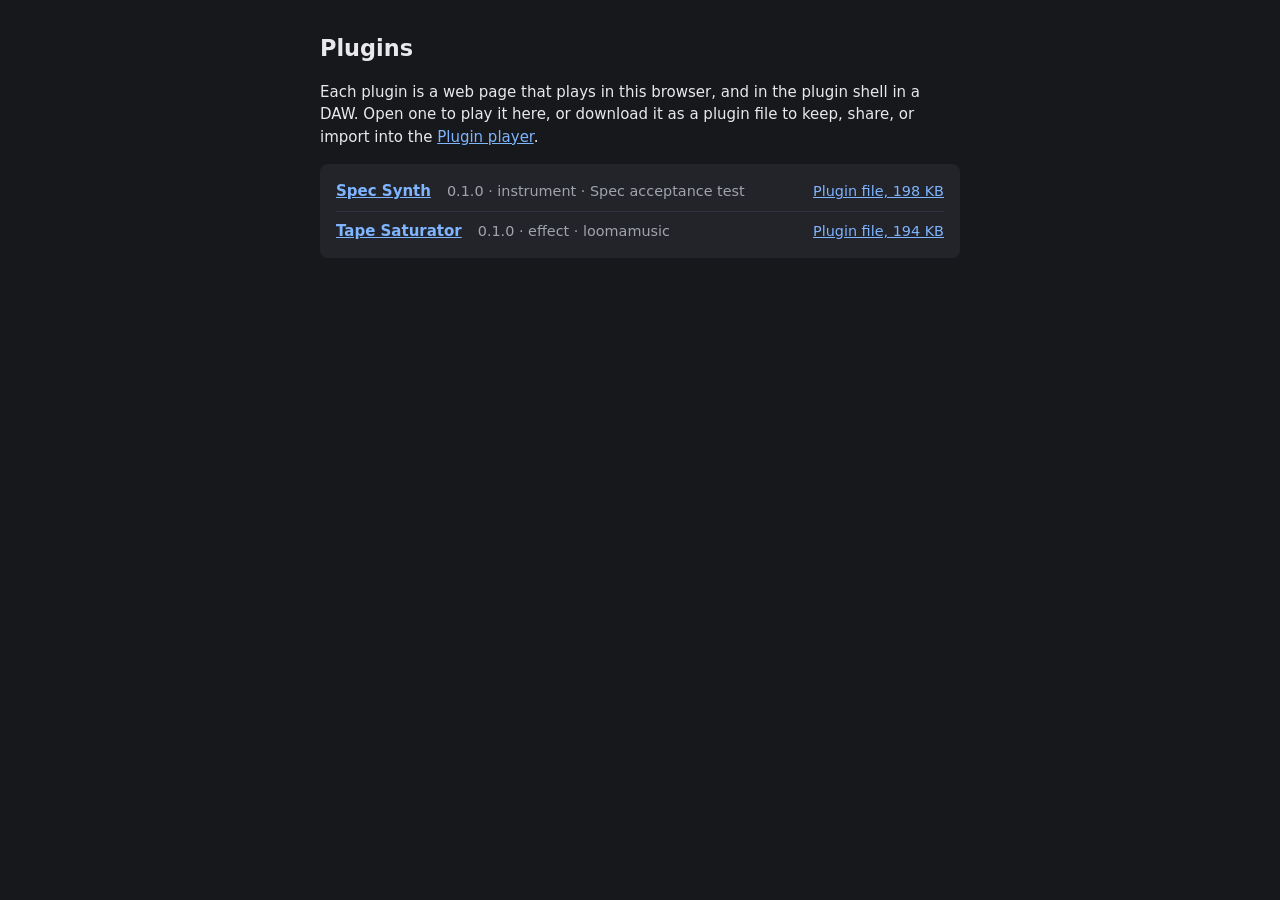
<file: index.html>
<!doctype html>
<html lang="en">
<head>
<meta charset="utf-8">
<meta name="viewport" content="width=device-width, initial-scale=1">
<meta http-equiv="Content-Security-Policy" content="default-src 'self'">
<title>Plugins</title>
<link rel="icon" href="icon.svg">
<link rel="stylesheet" href="site.css">
</head>
<body>
<main>
<h1>Plugins</h1>
<p>Each plugin is a web page that plays in this browser, and in the plugin shell in a DAW. Open one to play it here, or download it as a plugin file to keep, share, or import into the <a href="player/index.html">Plugin player</a>.</p>
<ul>
  <li>
    <a href="plugins/spec-synth/index.html" aria-label="Open Spec Synth">Spec Synth</a>
    <span class="details">0.1.0 · instrument · Spec acceptance test</span>
    <a class="download" href="plugins/spec-synth/spec-synth.plugin.html" download aria-label="Download Spec Synth as a plugin file">Plugin file, 198 KB</a>
  </li>
  <li>
    <a href="plugins/tape-saturator/index.html" aria-label="Open Tape Saturator">Tape Saturator</a>
    <span class="details">0.1.0 · effect · loomamusic</span>
    <a class="download" href="plugins/tape-saturator/tape-saturator.plugin.html" download aria-label="Download Tape Saturator as a plugin file">Plugin file, 194 KB</a>
  </li>
</ul>
</main>
</body>
</html>
</file>
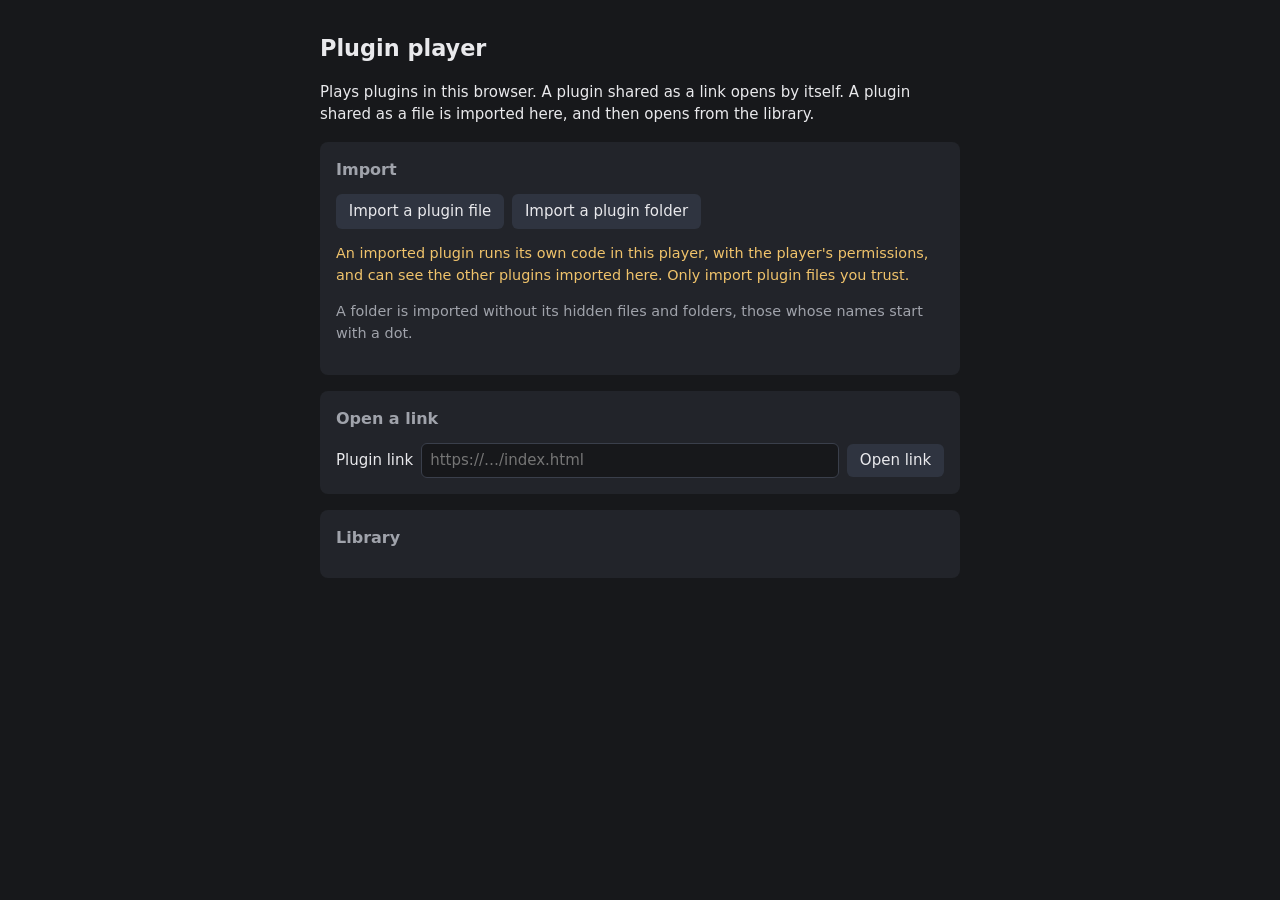
<file: player/index.html>
<!doctype html>
<html lang="en">
<head>
<meta charset="utf-8">
<meta name="viewport" content="width=device-width, initial-scale=1">
<!-- The player checks processors with the reference validators, which
     compile WebAssembly: hence 'wasm-unsafe-eval'. -->
<meta http-equiv="Content-Security-Policy" content="default-src 'self'; script-src 'self' 'wasm-unsafe-eval'">
<title>Plugin player</title>
<link rel="icon" href="icon.svg">
<link rel="stylesheet" href="player.css">
<script src="player.js" defer></script>
</head>
<body>
<main>
  <h1>Plugin player</h1>
  <p>Plays plugins in this browser. A plugin shared as a link opens by itself. A plugin shared as a file is imported here, and then opens from the library.</p>

  <section aria-labelledby="import-heading">
    <h2 id="import-heading">Import</h2>
    <div class="actions">
      <label class="button">Import a plugin file <input id="import-file" type="file" accept=".html,text/html"></label>
      <label class="button">Import a plugin folder <input id="import-folder" type="file" webkitdirectory></label>
    </div>
    <p class="warning">An imported plugin runs its own code in this player, with the player's permissions, and can see the other plugins imported here. Only import plugin files you trust.</p>
    <p class="note">A folder is imported without its hidden files and folders, those whose names start with a dot.</p>
  </section>

  <section aria-labelledby="link-heading">
    <h2 id="link-heading">Open a link</h2>
    <form id="open-link" class="actions" novalidate>
      <label for="link">Plugin link</label>
      <input id="link" type="url" placeholder="https://…/index.html" autocomplete="url">
      <button type="submit">Open link</button>
    </form>
  </section>

  <p id="status" role="status"></p>
  <div id="problems" role="alert"></div>

  <section aria-labelledby="library-heading">
    <h2 id="library-heading">Library</h2>
    <div id="library"></div>
  </section>
</main>
</body>
</html>
</file>
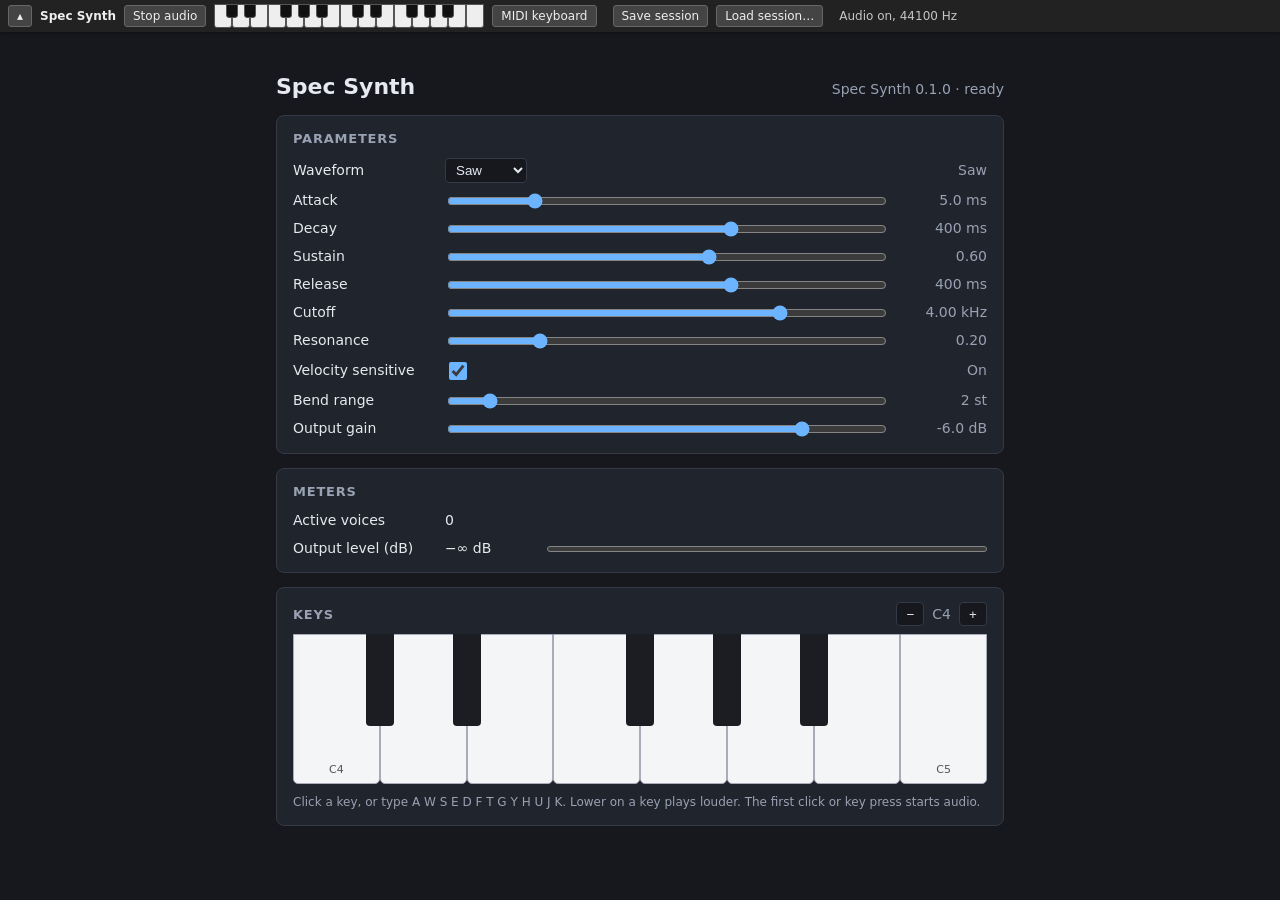
<file: plugins/spec-synth/index.html>
<!doctype html>
<html lang="en">
<head>
  <meta charset="utf-8">
  <meta http-equiv="Content-Security-Policy" content="default-src 'self'; script-src 'self' blob: 'wasm-unsafe-eval'">
  <meta name="viewport" content="width=device-width, initial-scale=1">
  <title>Spec Synth</title>
  <script src="hostcontext-shim.js"></script>
  <link rel="plugin-manifest" href="plugin.json">
  <link rel="stylesheet" href="style.css">
  <script src="main.js" defer></script>
</head>
<body>
  <main>
    <header>
      <h1>Spec Synth</h1>
      <p id="status" class="status" role="status">Loading…</p>
    </header>

    <section class="panel">
      <h2>Parameters</h2>
      <div id="controls" class="controls"></div>
    </section>

    <section class="panel">
      <h2>Meters</h2>
      <div id="meters" class="meters"></div>
    </section>

    <section class="panel">
      <div class="keys-header">
        <h2>Keys</h2>
        <div class="octave">
          <button type="button" id="octave-down" aria-label="Octave down">−</button>
          <span id="octave-label">C4</span>
          <button type="button" id="octave-up" aria-label="Octave up">+</button>
        </div>
      </div>
      <div id="keys" class="keys" aria-label="On-screen keyboard"></div>
      <p class="hint">Click a key, or type A W S E D F T G Y H U J K. Lower on a key plays louder. The first click or key press starts audio.</p>
    </section>

    <section id="errors" class="panel errors" hidden>
      <h2>Problems</h2>
      <ul id="error-list"></ul>
    </section>
  </main>
</body>
</html>
</file>
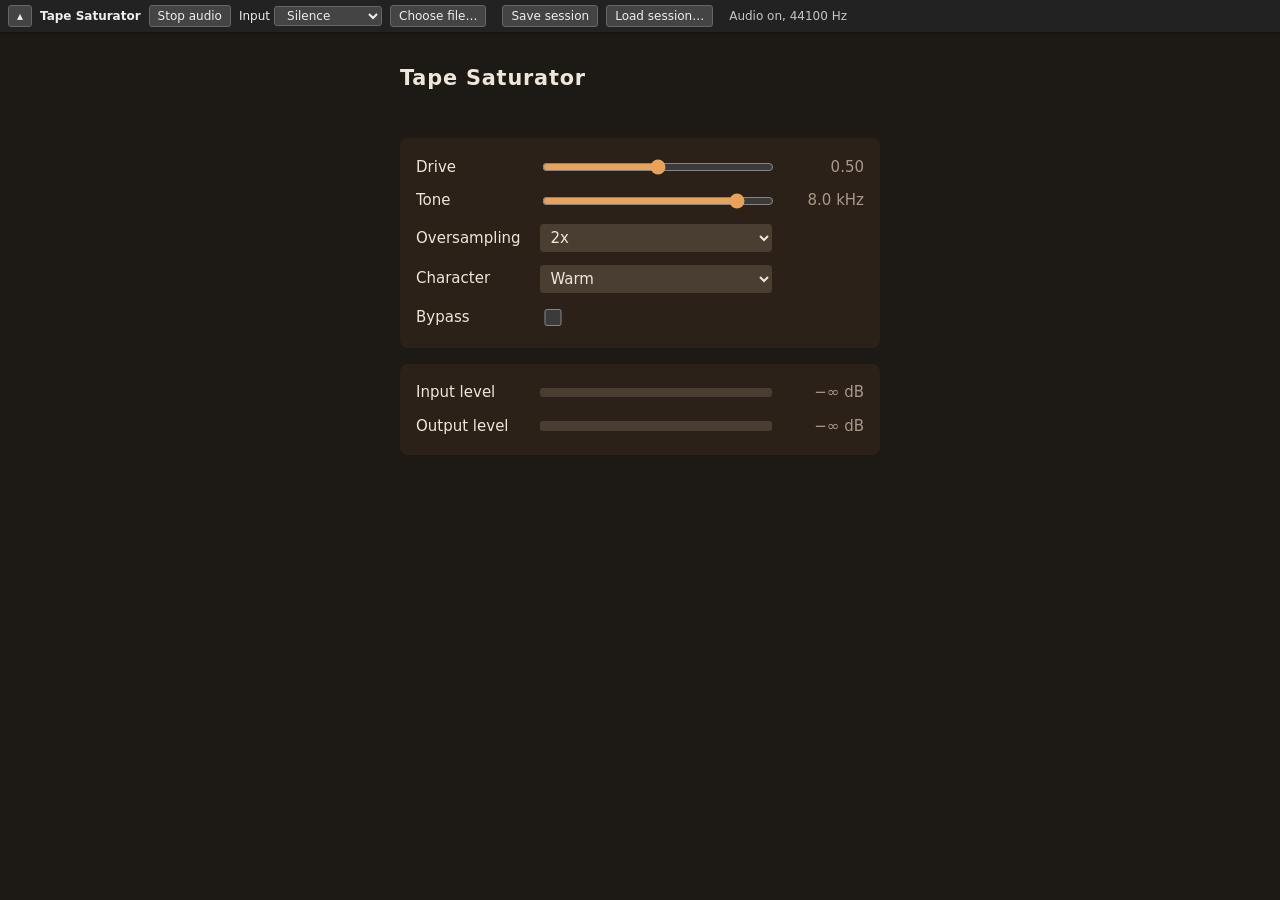
<file: plugins/tape-saturator/index.html>
<!doctype html>
<html lang="en">
<head>
<meta charset="utf-8">
<meta name="viewport" content="width=device-width, initial-scale=1">
<!-- The contract's recommended policy (section 10.1): no runtime code
     generation; WebAssembly needs 'wasm-unsafe-eval', and the shim loads its
     worklet from a blob: URL. -->
<meta http-equiv="Content-Security-Policy" content="default-src 'self'; script-src 'self' blob: 'wasm-unsafe-eval'">
<title>Tape Saturator</title>
<link rel="icon" href="icon.svg">
<script src="hostcontext-shim.js"></script>
<link rel="plugin-manifest" href="plugin.json">
<link rel="stylesheet" href="page.css">
</head>
<body>
<main>
  <h1>Tape Saturator</h1>
  <p id="status" role="status">Loading…</p>
  <section id="controls" aria-label="Parameters"></section>
  <section id="meters" aria-label="Meters"></section>
</main>
<script src="page.js"></script>
</body>
</html>
</file>
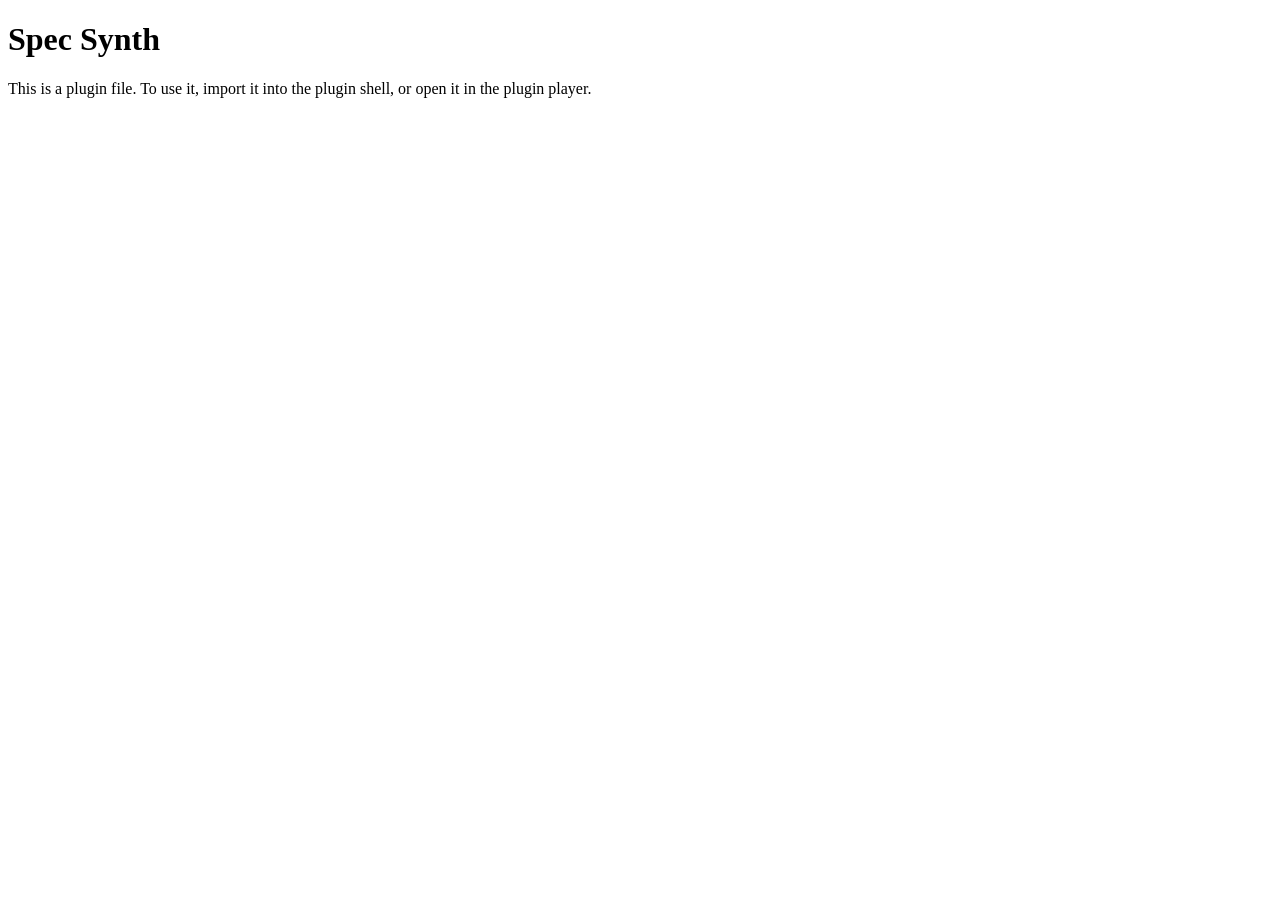
<file: plugins/spec-synth/spec-synth.plugin.html>
<!doctype html>
<meta charset="utf-8">
<meta name="plugin-file" content="1">
<meta http-equiv="Content-Security-Policy" content="default-src 'none'">
<title>Spec Synth — plugin file</title>
<h1>Spec Synth</h1>
<p>This is a plugin file. To use it, import it into the plugin shell, or open it in the plugin player.</p>
<script type="application/x-plugin-file" data-path="hostcontext-shim.js">[base64]/[base64]/[base64]/[base64]/[base64]/[base64]/[base64]/[base64]/JywgJyMnLCBvciB3aGl0ZXNwYWNlLiIsdHlwZToic3RyaW5nIixtYXhMZW5ndGg6MjU2LHBhdHRlcm46Il4oPyFbQS1aYS16XVtBLVphLXowLTkrLi1dKjopKD8hLy8pW14/[base64]/JywgJyMnLCBvciB3aGl0ZXNwYWNlLiIsdHlwZToic3RyaW5nIixtYXhMZW5ndGg6MjU2LHBhdHRlcm46Il4oPyFbQS1aYS16XVtBLVphLXowLTkrLi1dKjopKD8hLy8pW14/[base64]/[base64]/[base64]/[base64]/[base64]/[base64]/[base64]/[base64]/[base64]/[base64]/[base64]/[base64]/[base64]/[base64]/ZT1bYl06ZS5wdXNoKGIpLHIrK31lbHNlIGlmKHMudHlwZSE9PXZvaWQgMCYmcy50eXBlIT09ImZsb2F0Iil7bGV0IGI9e307ZT09PW51bGw/ZT1bYl06ZS5wdXNoKGIpLHIrK319ZWxzZXtsZXQgZz17fTtlPT09bnVsbD9lPVtnXTplLnB1c2goZykscisrfXZhciBwPW89PT1yO2lmKHI9bCxlIT09bnVsbCYmKGw/[base64]/ZT1bYl06ZS5wdXNoKGIpLHIrK319ZWxzZXtsZXQgZz17fTtlPT09bnVsbD9lPVtnXTplLnB1c2goZykscisrfXZhciBOPXg9PT1yO2lmKHI9ZCxlIT09bnVsbCYmKGQ/[base64]/ZT1bYl06ZS5wdXNoKGIpLHIrK319ZWxzZXtsZXQgZz17fTtlPT09bnVsbD9lPVtnXTplLnB1c2goZykscisrfXZhciBBPXY9PT1yO2lmKHI9eSxlIT09bnVsbCYmKHk/[base64]/[base64]/ZT1bYl06ZS5wdXNoKGIpLHIrK319ZWxzZXtsZXQgZz17fTtlPT09bnVsbD9lPVtnXTplLnB1c2goZykscisrfXZhciBrPXc9PT1yO2lmKHI9QyxlIT09bnVsbCYmKEM/[base64]/[base64]/[base64]/[base64]/[base64]/[base64]/[base64]/[base64]/[base64]/[base64]/[base64]/[base64]/[base64]/[base64]/[base64]/[base64]/I1xcc1xcXFxdK1xcLndhc20kIn0sbWVzc2FnZTonbXVzdCBtYXRjaCBwYXR0ZXJuICJeKD8hW0EtWmEtel1bQS1aYS16MC05Ky4tXSo6KSg/[base64]/[base64]/[base64]/[base64]/[base64]/[base64]/[base64]/[base64]/[base64]/[base64]/OltIaF1bVHRdW1R0XVtQcF1bU3NdPzovL3xbRmZdW0lpXVtMbF1bRWVdOi8vLz8pIn19fTt2YXIgZXQ9bmV3IFJlZ0V4cCgiXig/[base64]/[base64]/OltIaF1bVHRdW1R0XVtQcF1bU3NdPzovL3xbRmZdW0lpXVtMbF1bRWVdOi8vLz8pIn0sbWVzc2FnZTonbXVzdCBtYXRjaCBwYXR0ZXJuICJeKD86W0hoXVtUdF1bVHRdW1BwXVtTc10/Oi8vfFtGZl1bSWldW0xsXVtFZV06Ly8vPykiJ307ZT09PW51bGw/[base64]/KSJ9LG1lc3NhZ2U6J211c3QgbWF0Y2ggcGF0dGVybiAiXig/[base64]/[base64]/[base64]/[base64]/[base64]/[base64]/[base64]/[base64]/Z2Uocyk6dD09PTEyfHx0PT09MTM/cy5za2lwKDE2KTp0Pj0yMSYmdDw9MzQ/[base64]/[base64]/[base64]/[base64]/[base64]/[base64]/[base64]/[base64]/bmV3IFVSTCgiLi93b3JrbGV0LXByb2Nlc3Nvci5qcyIsa3MudXJsKSk7bGV0IGU9bmV3IEF1ZGlvV29ya2xldE5vZGUocywiYWNob28taG9zdCIse251bWJlck9mSW5wdXRzOnQuaW8uaW5wdXRzPjA/[base64]/TigpOiQ9c2V0VGltZW91dChOLGspfWxldCB5PW5ldyBNYXAsaD0xLHY9bmV3IE1hcCxBPTE7ZS5wb3J0Lm9ubWVzc2FnZT0oe2RhdGE6d30pPT57c3dpdGNoKHcudHlwZSl7Y2FzZSJyZWFkeSI6cih7c3RhdGVSZWplY3RlZDp3LnN0YXRlUmVqZWN0ZWQ/[base64]/Lih3LmJ5dGVzPz9udWxsKSx2LmRlbGV0ZSh3LmlkKTticmVha319O2xldCBqPXQucGFyYW1ldGVycy5tYXAoKHcsayk9Pkwodyx1Py5ba10/Pyh3LnR5cGU9PT0iYm9vbCI/TnVtYmVyKHcuZGVmYXVsdCk6dy5kZWZhdWx0KSkpLEM9bi5zbGljZSgpLmJ1ZmZlcixSPW0mJm0ubGVuZ3RoPjA/[base64]/[base64]/[base64]/[base64]/[base64]/[base64]/PzApPDw4fChzW2ErMl0/PzApO24rPWFlW3U+PjE4XSthZVt1Pj4xMiY2M10sbis9YSsxPHMubGVuZ3RoP2FlW3U+PjYmNjNdOiI9IixuKz1hKzI8cy5sZW5ndGg/[base64]/KSJ9fX07dmFyIEZzPXt9LFN0PTY1NTM2LE50PTY1NTM2O2Z1bmN0aW9uIElzKHMpe2xldCB0PXMuZW5kc1dpdGgoIj09Iik/MjpzLmVuZHNXaXRoKCI9Iik/[base64]/[base64]/[base64]/[base64]/[base64]/[base64]/P251bGwsbz1yPy5bMV0/P2U7aWYodGhpcy5pbnB1dHMubGVuZ3RoPT09Mil7bGV0W2wsYV09dGhpcy5pbnB1dHMubWFwKHU9PnUvNCk7Zm9yKGxldCB1PTA7dTx0OysrdSluW2wrdV09ZT9lW3VdOjAsblthK3VdPW8/[base64]/[base64]/[base64]/[base64]/[base64]</script>
<script type="application/x-plugin-file" data-path="index.html">[base64]</script>
<script type="application/x-plugin-file" data-path="main.js">[base64]/ICJPbiIgOiAiT2ZmIjsKICAgICAgICBjYXNlICJpbnQiOgogICAgICAgICAgICByZXR1cm4gYCR7dn0ke3AudW5pdCA/IGAgJHtwLnVuaXR9YCA6ICIifWA7CiAgICAgICAgZGVmYXVsdDoKICAgICAgICAgICAgaWYgKHAudW5pdCA9PT0gIkh6IikgcmV0dXJuIHYgPj0gMTAwMCA/IGAkeyh2IC8gMTAwMCkudG9GaXhlZCgyKX0ga0h6YCA6IGAke3YudG9GaXhlZCgwKX0gSHpgOwogICAgICAgICAgICBpZiAocC51bml0ID09PSAicyIpIHJldHVybiB2IDwgMSA/IGAkeyh2ICogMTAwMCkudG9GaXhlZCh2IDwgMC4wMSA/[base64]/[base64]/[base64]/[base64]/[base64]/[base64]</script>
<script type="application/x-plugin-file" data-path="plugin.json">[base64]</script>
<script type="application/x-plugin-file" data-path="style.css">[base64]</script>
<script type="application/x-plugin-file" data-path="synth.wasm">AGFzbQEAAAABTw9gAXwBfGAAAGABfwBgAAF/YAJ/fwF/YAN/fX8AYAN8fH8BfGABfgF/YAJ8fAF8YAJ/fQBgAAF8YAJ/fwBgA3x/fwF/YAF/AX9gA39/fAADGhkEAAIFBgcIAAECAQACAQAACQoLDA0DAw4BBQUBAQKACAa0AiB/AUEAC38BQQALfwFBAAt/AUEAC38BQQALfAFEAAAAAABw50ALfAFEAAAAAAAAAAALfAFEAAAAAAAAAAALfwFBAAt8AUQAAAAAAAAAAAt8AUQAAAAAAAAAAAt8AUQAAAAAAAAAAAt8AUQAAAAAAAAAAAt/AUEBC3wBRAAAAAAAAABAC3wBRAAAAAAAAPA/C3wBRAAAAAAAAPA/[base64]///8DSwRAAAsgAEEQaiIDQfz///8DSwRAAAsjAEEEaiICIANBE2pBcHFBBGsiA2oiBD8AIgVBEHRBD2pBcHEiBksEQCAFIAQgBmtB//8DakGAgHxxQRB2IgYgBSAGShtAAEEASARAIAZAAEEASARAAAsLCyMAIAQkACADNgIAIAJBBGsiA0EANgIEIANBADYCCCADIAE2AgwgAyAANgIQIAJBEGoL/gMDAn8CfgR8AnwgAL0iA0I0iKdB/w9xIgFByQdrIgJBP08EQEQAAAAAAADwPyACQYCAgIB4Tw0BGiABQYkITwRARAAAAAAAAAAAIANCgICAgICAgHhRDQIaIABEAAAAAAAA8D+gIAFB/w9PDQIaRAAAAAAAAAAARAAAAAAAAPB/IANCAFMbDAILQQAhAQsgAET+gitlRxVnQKJEAAAAAAAAOEOgIgW9IgRC/wCDQgGGp0EDdEGQiAZqIgIpAwggBEIthnwhAyAAIAVEAAAAAAAAOMOgIgBEAAD6/kIudr+ioCAARDo7nrya9wy9oqAiACAAoiEFIAIrAwAgAKAgBSAARDxUVVVVVcU/okS9/f/////fP6CioCAFIAWiIABEF9CkZxERgT+iRJErF89VVaU/oKKgIQAgAUUEQAJ8IARCgICAgAiDUARAIANCgICAgICAgIg/fb8iBSAFIACioEQAAAAAAAAAf6IMAQsgA0KAgICAgICA8D98IgO/IgUgAKIhByAFIAegIgaZRAAAAAAAAPA/YwR8RAAAAAAAAPA/IAamIgggBqAiACAIIAChIAagIAUgBqEgB6CgoCAIoSIARAAAAAAAAAAAYQR8IANCgICAgICAgICAf4O/BSAACwUgBgtEAAAAAAAAEACiCwwBCyADvyIFIAUgAKKgCwtfAQF8IABEAAAAAAAAAEAgACgCCEHFAGu3IwIgACgCBEEDdGorAwAjDqKgRAAAAAAAAChAoxAGRAAAAAAAgHtAoiMFoyIBRM3MzMzMzNw/IAFEzczMzMzM3D9jGzkDMAvJBAEBfCAAQQBIIABBCk5yBEAPCyMEIABBAnRqIAE4AgAgAbshAwJAAkACQAJAAkACQAJAAkACQAJAAkAgAA4KAAECAwQFBgcICQoLIANEAAAAAAAACEAgA0QAAAAAAAAIQGUbRAAAAAAAAAAAIANEAAAAAAAAAABmG/[base64]/IANEAAAAAAAA8D9mGxAHJBEgAgRAIxEkEkEBJBULDAQLIANEAAAAAAAA8D8gA0QAAAAAAADwP2UbRAAAAAAAAAAAIANEAAAAAAAAAABmGyQTIAIEQCMTJBRBASQVCwwDCyADRAAAAAAAAOA/[base64]/A3wgAL1CIIinIgNB/////wdxQaiolv8DTyIEBEBEGC1EVPsh6T8gA0EASAR8IAGaIQEgAJoFIAALoUQHXBQzJqaBPCABoaAhAEQAAAAAAAAAACEBCyAAIACiIgUgBaIhBiAAIAEgBSAFIACiIgcgBiAGIAYgBiAGRHNTYNvLdfO+okSmkjegiH4UP6CiRAFl8vLYREM/oKJEKANWySJtbT+gokQ31gaE9GSWP6CiRHr+EBEREcE/oCAFIAYgBiAGIAYgBkTUer90cCr7PqJE6afwMg+4Ej+gokRoEI0a9yYwP6CiRBWD4P7I21c/oKJEk4Ru6eMmgj+gokT+QbMbuqGrP6CioKIgAaCioCAHRGNVVVVVVdU/oqAiAaAhBSAEBEBEAAAAAAAA8D8gA0EedUECcbehIAK3IgYgACAFIAWiIAUgBqCjIAGhoUQAAAAAAAAAQKKhog8LIAJBAUYEQCAFDwtEAAAAAAAA8L8gBaMiBr1CgICAgHCDvyIHIAYgByAFvUKAgICAcIO/IgWiRAAAAAAAAPA/oCAHIAEgBSAAoaGioKKgC68EAwp+AX8BfCAAQv///////////wCDQjSIQpUIfSIBQj+DIQQgAUIGh6dBA3RBkNgGaiILKQMAIQMgCykDCCECIAspAxAhASAEQgBSBEAgAyAEhiACQsAAIAR9IgWIhCEDIAIgBIYgASAFiIQhAiABIASGIAspAxggBYiEIQELIABC/////////weDQoCAgICAgIAIhCIEQv////8PgyEFIAJC/////w+DIgYgBEIgiCIHfiACQiCIIgIgBX4gBSAGfiIFQiCIfCIGQv////8Pg3whCCACIAd+IAZCIIh8IAhCIIh8JB4gByABQiCIfiIBIAVC/////w+DIAhCIIZ8fCICIAFUrSMeIAMgBH58fCIDQgKGIAJCPoiEIgRCP4ciBSACQgKGhSECIAQgBUIBh4UiAXkhBiABIAaGIAJCwAAgBn2IhCIHQv////8PgyEBIAdCIIgiCEK0hKOLAn4gAUKitb/IDH4gAUK0hKOLAn4iCUIgiHwiCkL/////D4N8IQEgCEKitb/IDH4gCkIgiHwgAUIgiHwkHiAHukSEG3BRzJg4P6IgAiAGhrpEGC1EVPshOT+ioPwHIgIgCUL/////D4MgAUIghnwiAVatIx4iB0ILiHy6JBwgB0I1hiABQguIhCACfLpEAAAAAAAA8DuiJB0jHEKAgICAgICA2DwgBkI0hn0gACAEhUKAgICAgICAgIB/g4S/IgyiJBwjHSAMoiQdIANCPocgBX2nC4ANAwV+A38JfCABmUQAAAAAAAAAQGUEQCABRAAAAAAAAABAYQRAIAAgAKIPCyABRAAAAAAAAOA/YQRAIACfmUQAAAAAAADwfyAARAAAAAAAAPD/YhsPCyABRAAAAAAAAPC/YQRARAAAAAAAAPA/IACjDwsgAUQAAAAAAADwP2EEQCAADwsgAUQAAAAAAAAAAGEEQEQAAAAAAADwPw8LCyABvSIFQjSIIQQCfCAAvSICQjSIIgNCAX1C/g9aBH9BAQUgBEL/D4NCvgd9QoABWgsEQCAFQgGGIgZCAX1C/////////29aBEBEAAAAAAAA8D8gBlANAhpEAAAAAAAA+H8gAkKAgICAgICA+D9RDQIaIAAgAaAgBkKAgICAgICAcFYgAkIBhiICQoCAgICAgIBwVnINAhpEAAAAAAAA+H8gAkKAgICAgICA8P8AUQ0CGkQAAAAAAAAAACAFQj+IUCACQoCAgICAgIDw/wBURg0CGiABIAGiDAILIAJCAYZCAX1C/////////29aBEBEAAAAAAAA8D8gACAAoiIAmiAAIAJCP4inBH8Cf0EAIAVCNIhC/w+DIgJC/[base64]/D4MhA0GAgBBBACAHQQFGGyEIIAJC////////////AIMhAgsgBEL/D4MiBkK+B31CgAFaBEBEAAAAAAAA8D8gAkKAgICAgICA+D9RDQIaRAAAAAAAAPA/IAZCvgdUDQIaRAAAAAAAAPB/RAAAAAAAAAAAIARCgBBUIAJCgICAgICAgPg/VkYbDAILIANQBEAgAEQAAAAAAAAwQ6K9Qv///////////wCDQoCAgICAgICgA30hAgsLIAIgAkKAgICA0Kql8z99IgJCgICAgICAgHiDfSIDQoCAgIAIfEKAgICAcIO/IgogAkItiEL/AIOnQQV0QZC4BmoiBysDACILokQAAAAAAADwv6AhDCACQjSHuSIORAA4+v5CLuY/oiAHKwMQoCIAIAwgA78gCqEgC6IiCqAiD6AhECAPIA9EAAAAAAAA4L+iIguiIREgECAMIAxEAAAAAAAA4L+iIhKiIgygIg0gDSAORDBnx5NX8y49oiAHKwMYoCAAIBChIA+goCAKIAsgEqCioCAQIA2hIAygoCAPIBGiIA9EBgAAAAAA4D+iRGBVVVVVVeW/oCARIA9EeqQpVVVV5b+iRE5VWZmZmek/oCARIA9Ewz8miysA8D+iROlFSJtbSfK/oKKgoqCioCIAoCIKoSAAoCQbIAVCgICAQIO/IgAgCr1CgICAQIO/IguiIQwgASAAoSALoiABIAogC6EjG6CioCEAAnwgDL0iAkI0iKdB/w9xIgdByQdrIglBP08EQEQAAAAAAADwv0QAAAAAAADwPyAIGyAJQYCAgIB4Tw0BGkQAAAAAAAAAgEQAAAAAAAAAACAIG0QAAAAAAADw/0QAAAAAAADwfyAIGyACQgBTGyAHQYkITw0BGkEAIQcLIAxE/oIrZUcVZ0CiRAAAAAAAADhDoCIBvSICQv8Ag0IBhqdBA3RBkIgGaiIJKQMIIAIgCK18Qi2GfCEDIAwgAUQAAAAAAAA4w6AiAUQAAPr+Qi52v6KgIAFEOjuevJr3DL2ioCAAoCIAIACiIQEgCSsDACAAoCABIABEPFRVVVVVxT+iRL39/////98/oKKgIAEgAaIgAEQX0KRnERGBP6JEkSsXz1VVpT+goqAhACAHRQRAAnwgAkKAgICACINQBEAgA0KAgICAgICAiD99vyIBIAEgAKKgRAAAAAAAAAB/ogwBCyADQoCAgICAgIDwP3wiAr8iASAAoiEAIAEgAKAiCplEAAAAAAAA8D9jBHxEAAAAAAAA8D8gCqYiCyAKoCIMIAsgDKEgCqAgASAKoSAAoKCgIAuhIgBEAAAAAAAAAABhBHwgAkKAgICAgICAgIB/g78FIAALBSAKC0QAAAAAAAAQAKILDAELIAO/IgEgASAAoqALCwvUBAMCfgJ/A3wCfCAAvSIBQoCAgICAgID3P31CgICAgICgwgFUBEAgAEQAAAAAAADwv6AiACAAoiIFIACiIgYgAETL/f/////Pv6JEd1VVVVVV1T+gIAVEDN2VmZmZyT+ioCAGIABEMN5EoyRJwj+iRKdFZ1VVVcW/oCAFRGU9QqT//7+/oqAgBiAARP9osEPrmbm/okTK1ioohHG8P6AgBUSF0K/3goG3P6KgIAZEzUXRdRNStb+ioKKgoqCiIAAgACAAIABEAAAAAAAAoEGiIgWgIAWhIgUgBaJEAAAAAAAA4L+iIgagIgehIAagIAAgBaFEAAAAAAAA4L+iIAUgAKCioKAgB6AMAQsgAUIwiKciA0EQa0Hg/wFPBEBEAAAAAAAA8L8gACAAoqMgAUIBhlANARogACABQoCAgICAgID4/wBRDQEaQQEgA0Hw/wFxQfD/AUYgA0GAgAJxGwRAIAAgAKEiACAAowwCCyAARAAAAAAAADBDor1CgICAgICAgKADfSEBCyABQoCAgICAgIDzP30iAkItiEL/AIOnQQR0IgNBkJgGaiEEIAJCNIe5IgBEADj6/kIu5j+iIAQrAwigIgUgASACQoCAgICAgIB4g32/IANBkKgGaiIDKwMAoSADKwMIoSAEKwMAoiIGoCEHIAUgB6EgBqAgAEQwZ8eTV/MuPaKgIAYgBqIiAEQBAAAAAADgv6KgIAYgAKIgBkSQRev////[base64]/B08EQCAADAIFRAAAAAAAAAAAIAlCIIZQIAZBgIDA/wNGcQ0CGgsLIAlC/////w+DIAZB4r4laiIGQf//P3FBnsGa/wNqrUIghoS/RAAAAAAAAPC/oCIARAAAAAAAAOA/oiAAoiEBIAAgAEQAAAAAAAAAQKCjIgIgAqIiAyADoiEEIAAgACABob1CgICAgHCDvyIFoSABoSACIAEgAyAEIAQgBEREUj7fEvHCP6JE3gPLlmRGxz+gokRZkyKUJEnSP6CiRJNVVVVVVeU/oKIgBCAEIAREn8Z40Amawz+iRK94jh3Fccw/oKJEBPqXmZmZ2T+goqCgoqAhASAIIAZBFHZB/wdrarciAkQAYJ9QE0TTP6IiAyAFRAAAIBV7y9s/oiIEoCEAIAJENivxEfP+WT2iIAEgBaBE1a2ayjiUuz2ioCABRAAAIBV7y9s/[base64]/AXwBfQF+IAAoAgghAiAAKgIMIgm7IQggACgCBCIAQQFGBEAgAkEKSQRAIAIgCUEAEAMLBSAAQQNGIABBAkZyBEAgAkH/AXEiB0H/AEsgAkEIdiIEQRBPcgRADwsgAEECRiAIRAAAAAAAAAAAZHEEQEEAIQAjAQJAA0AgAEEQSARAIwEgAEECdGooAgAiAigCAAR/[base64]/[base64]/ZRtEAAAAAAAAAAAgCEQAAAAAAAAAAGYbOQMQIABBADoAGCAAQQE2AgAjGkIBfCQaIAAjGjcDICAAEAIFA0AgAUEQSARAIwEgAUECdGooAgAiACgCAEEBRgR/QQEFIAAoAgBBAkYLBH8gAC0AGAVBAQsEf0EABSAEIAAoAgRGCwR/IAcgACgCCEYFQQALBEAgBCMDai0AAARAIABBAToAGAUgAEEDNgIACwsgAUEBaiEBDAELCwsFIABBBEYEQCACQRBPBEAPCyMCIAJBA3RqIAhEAAAAAAAA8D8gCEQAAAAAAADwP2UbRAAAAAAAAPC/IAhEAAAAAAAA8L9mGzkDACACEAkFIABBBkYEQCACQf8BcSIBQf8ASyACQQh2IgBBEE9yBEAPCyAAIAEgCBAXCwsLCwsOACMfBEAPC0EBJB8QGAvNBAMDfAN/AX4gAL0iB0IgiKciBEEfdiEFIARB/////wdxIgRB+8Ok/wNNBEAgBEGAgIDyA0kEQCAADwsgAEQAAAAAAAAAAEEBEAQPCyAEQYCAwP8HTwRAIAAgAKEPCwJAIAdCIIinQf////8HcSIGQfyyi4AESQRAQQEhBCAFBHwgAEQAAEBU+yH5P6AhAEF/IQQgBkH7w+T/A0cEfCAAIABEMWNiGmG00D2gIgChRDFjYhphtNA9oAUgAEQAAGAaYbTQPaAiAURzcAMuihmjO6AhACABIAChRHNwAy6KGaM7oAsFIABEAABAVPsh+b+gIQAgBkH7w+T/A0cEfCAAIABEMWNiGmG00L2gIgChRDFjYhphtNC9oAUgAEQAAGAaYbTQvaAiAURzcAMuihmju6AhACABIAChRHNwAy6KGaO7oAsLIAAkHCQdDAELIAZB+8PkiQRJBEAgBkEUdiIEIAAgAESDyMltMF/kP6KeIgJEAABAVPsh+T+ioSIAIAJEMWNiGmG00D2iIgOhIgG9QiCIp0EUdkH/D3FrQRBLBEAgAkRzcAMuihmjO6IgACAAIAJEAABgGmG00D2iIgGhIgChIAGhoSEDIAQgACADoSIBvUIgiKdBFHZB/w9xa0ExSwRAIAJEwUkgJZqDezmiIAAgACACRAAAAC6KGaM7oiIBoSIAoSABoaEhAyAAIAOhIQELCyABJBwgACABoSADoSQdIAL8AiEEDAELQQAgBxAFIgRrIAQgBRshBAsjHCMdQQEgBEEBcUEBdGsQBAusBwMFfAN/AX4gAL0iCUIgiKciBkEfdiEIIAZB/////wdxIgZB+8Ok/wNNBEAgBkGAgMDyA0kEQCAADwsgACAAIACiIgEgAKIgASABIAFEff6xV+Mdxz6iRNVhwRmgASq/oKJEpvgQERERgT+gIAEgASABoqIgAUR81c9aOtnlPaJE65wriublWr6goqCiRElVVVVVVcW/oKKgDwsgBkGAgMD/B08EQCAAIAChDwsCfyAJQiCIp0H/////B3EiB0H8souABEkEQEEBIQYgCAR8IABEAABAVPsh+T+gIQBBfyEGIAdB+8Pk/wNHBHwgACAARDFjYhphtNA9oCIAoUQxY2IaYbTQPaAFIABEAABgGmG00D2gIgFEc3ADLooZozugIQAgASAAoURzcAMuihmjO6ALBSAARAAAQFT7Ifm/oCEAIAdB+8Pk/wNHBHwgACAARDFjYhphtNC9oCIAoUQxY2IaYbTQvaAFIABEAABgGmG00L2gIgFEc3ADLooZo7ugIQAgASAAoURzcAMuihmju6ALCyAAJBwkHSAGDAELIAdB+8PkiQRJBEAgB0EUdiIGIAAgAESDyMltMF/kP6KeIgNEAABAVPsh+T+ioSIAIANEMWNiGmG00D2iIgKhIgG9QiCIp0EUdkH/D3FrQRBLBEAgA0RzcAMuihmjO6IgACAAIANEAABgGmG00D2iIgGhIgChIAGhoSECIAYgACACoSIBvUIgiKdBFHZB/w9xa0ExSwRAIANEwUkgJZqDezmiIAAgACADRAAAAC6KGaM7oiIBoSIAoSABoaEhAiAAIAKhIQELCyABJBwgACABoSACoSQdIAP8AgwBC0EAIAkQBSIGayAGIAgbCyEGIxwhAiMdIQMgBkEBcQR8IAIgAqIiACAAoiEBRAAAAAAAAPA/[base64]/[base64]/[base64]/[base64]/oAwBCyADRAAAAAAAAPA/IAShZARAIANEAAAAAAAA8L+gIASjIgEgAaIgAaAgAaBEAAAAAAAA8D+gDAELRAAAAAAAAAAAC6EFIwhBA0YEfCADRAAAAAAAAOA/oCIBRAAAAAAAAPA/ZgRAIAFEAAAAAAAA8L+gIQELRAAAAAAAAPA/RAAAAAAAAPC/[base64]/[base64]/[base64]/oqMQAaEkBkT8qfHSTWJQPxAHIABEAAAAAAAA+D+ioxABJAdBACEBA0AgAUEKSARAIAEjBCABQQJ0aioCAEEBEAMgAUEBaiEBDAELCxAKQQALDwBBgIgBQYAIIABBAUYbCwYAQYCIBgsGAEGAiAIL3wMBAn8gAUHAAEYEQCACRAAAAAAAAOA/[base64]/[base64]/[base64]/[base64]/OAIMIwQiAEEUaygCEEECdkEETQRAAAsgAEPNzMw+OAIQIwQiAEEUaygCEEECdkEFTQRAAAsgAEMAAHpFOAIUIwQiAEEUaygCEEECdkEGTQRAAAsgAEPNzEw+OAIYIwQiAEEUaygCEEECdkEHTQRAAAsgAEMAAIA/OAIcIwQiAEEUaygCEEECdkEITQRAAAsgAEMAAABAOAIgIwQiAEEUaygCEEECdkEJTQRAAAsgAEMAAMDAOAIkQQIkCAsLn0+FAQBBnogGC/IP8D9uv4gaTzubPDUz+6k99u8/XdzYnBNgcbxhgHc+muzvP9FmhxB6XpC8hX9u6BXj7z8T9mc1UtKMPHSFFdOw2e8/+o75I4DOi7ze9t0pa9DvP2HI5mFO92A8yJt1GEXH7z+Z0zNb5KOQPIPzxso+vu8/bXuDXaaalzwPiflsWLXvP/zv/ZIatY4890dyK5Ks7z/RnC9wPb4+PKLR0zLso+8/C26QiTQDarwb0/6vZpvvPw69LypSVpW8UVsS0AGT7z9V6k6M74BQvMwxbMC9iu8/FvTVuSPJkbzgLamumoLvP69VXOnj04A8UY6lyJh67z9Ik6XqFRuAvHtRfTy4cu8/PTLeVfAfj7zqjYw4+WrvP79TEz+MiYs8dctv61tj7z8m6xF2nNmWvNRcBITgW+8/YC86PvfsmjyquWgxh1TvP504hsuC54+8Hdn8IlBN7z+Nw6ZEQW+KPNaMYog7Ru8/fQTksAV6gDyW3H2RST/vP5SoqOP9jpY8OGJ1bno47z99SHTyGF6HPD+msk/OMe8/8ucfmCtHgDzdfOJlRSvvP14IcT97uJa8gWP14d8k7z8xqwlt4feCPOHeH/WdHu8/+r9vGpshPbyQ2drQfxjvP7QKDHKCN4s8CwPkpoUS7z+Py86JkhRuPFYvPqmvDO8/tquwTXVNgzwVtzEK/gbvP0x0rOIBQoY8MdhM/HAB7z9K+NNdOd2PPP8WZLII/O4/BFuOO4Cjhrzxn5JfxfbuP2hQS8ztSpK8y6k6N6fx7j+OLVEb+AeZvGbYBW2u7O4/0jaUPujRcbz3n+U02+fuPxUbzrMZGZm85agTwy3j7j9tTCqnSJ+FPCI0Ekym3u4/imkoemASk7wcgKwERdruP1uJF0iPp1i8Ki73IQrW7j8bmklnmyx8vJeoUNn10e4/EazCYO1jQzwtiWFgCM7uP+9kBjsJZpY8VwAd7UHK7j95A6Ha4cxuPNA8wbWixu4/MBIPP47/kzze09fwKsPuP7CvervOkHY8Jyo21dq/7j934FTrvR2TPA3d/ZmyvO4/jqNxADSUj7ynLJ12srnuP0mjk9zM3oe8QmbPotq27j9fOA+9xt54vIJPnVYrtO4/9lx77EYShrwPkl3KpLHuP47X/RgFNZM82ie1Nkev7j8Fm4ovt5h7PP3Hl9QSre4/CVQc4uFjkDwpVEjdB6vuP+rGGVCFxzQ8t0ZZiiap7j81wGQr5jKUPEghrRVvp+4/n3aZYUrkjLwJ3Ha54aXuP6hN7zvFM4y8hVU6sH6k7j+u6SuJeFOEvCDDzDRGo+4/WFhWeN3Ok7wlIlWCOKLuP2QZfoCqEFc8c6lM1FWh7j8oIl6/77OTvM07f2aeoO4/grk0h60Sary/2gt1EqDuP+6pbbjvZ2O8LxplPLKf7j9RiOBUPdyAvISUUfl9n+4/zz5afmQfeLx0X+zodZ/uP7B9i8BK7oa8dIGlSJqf7j+K5lUeMhmGvMlnQlbrn+4/09QJXsuckDw/Xd5PaaDuPx2lTbncMnu8hwHrcxSh7j9rwGdU/eyUPDLBMAHtoe4/VWzWq+HrZTxiTs8286LuP0LPsy/FoYi8Eho+VCek7j80NzvxtmmTvBPOTJmJpe4/Hv8ZOoRegLytxyNGGqfuP25XcthQ1JS87ZJEm9mo7j8Aig5bZ62QPJlmitnHqu4/tOrwwS+3jTzboCpC5azuP//nxZxgtmW8jES1FjKv7j9EX/NZg/Z7PDZ3FZmuse4/gz0epx8Jk7zG/5ELW7TuPykebIu4qV285cXNsDe37j9ZuZB8+SNsvA9SyMtEuu4/qvn0IkNDkrxQTt6fgr3uP0uOZtdsyoW8ugfKcPHA7j8nzpEr/K9xPJDwo4KRxO4/u3MK4TXSbTwjI+MZY8juP2MiYiIExYe8ZeVde2bM7j/VMeLjhhyLPDMtSuyb0O4/Fbu809G7kbxdJT6yA9XuP9Ix7pwxzJA8WLMwE57Z7j+zWnNuhGmEPL/9eVVr3u4/tJ2Ol83fgrx689O/a+PuP4czy5J3Gow8rdNamZ/o7j/62dFKj3uQvGa2jSkH7u4/uq7cVtnDVbz7FU+4ovPuP0D2pj0OpJC8OlnljXL57j80k6049NZovEde+/J2/+4/NYpYa+LukbxKBqEwsAXvP83dXwrX/3Q80sFLkB4M7z+smJL6+72RvAke11vCEu8/swyvMK5uczycUoXdmxnvP5T9n1wy4448etD/X6sg7z+sWQnRj+CEPEvRVy7xJ+8/ZxpOOK/NYzy15waUbS/vP2gZkmwsa2c8aZDv3CA37z/StcyDGIqAvPrDXVULP+8/b/r/P12tj7x8iQdKLUfvP0mpdTiuDZC88okNCIdP7z+nBz2mhaN0PIek+9wYWO8/DyJAIJ6RgryYg8kW42DvP6ySwdVQWo48hTLbA+Zp7z9LawGsWTqEPGC0AfMhc+8/Hz60ByHVgrxfm3szl3zvP8kNRzu5Kom8KaH1FEaG7z/TiDpgBLZ0PPY/i+cukO8/cXKdUezFgzyDTMf7UZrvP/CR048S94+82pCkoq+k7z99dCPimK6NvPFnji1Ir+8/CCCqQbzDjjwnWmHuG7rvPzLrqcOUK4Q8l7prNyvF7z/uhdExqWSKPEBFblt20O8/7eM75Lo3jrwUvpyt/dvvP53NkU07iXc82JCegcHn7z+JzGBBwQVTPPFxjyvC8+8/AEGQmAYLgBCf3uDD8DT3PwCQ5nl/zNe/H+ksangT9z8AAA3C7m/Xv6C1+ghg8vY/AOBRE+MT1799jBMfptH2PwB4KDhbuNa/0bTFC0mx9j8AeICQVV3Wv7oMLzNHkfY/AAAYdtAC1r8jQiIYn3H2PwCQkIbKqNW/2R6lmU9S9j8AUANWQ0/Vv8Qkj6pWM/Y/AEBrwzf21L8U3J1rsxT2PwBQqP2nndS/TFzGUmT29T8AqIk5kkXUv08skbVn2PU/ALiwOfTt07/ekFvLvLr1PwBwj0TOltO/eBrZ8mGd9T8AoL0XHkDTv4dWRhJWgPU/AIBG7+Lp0r/Ta+fOl2P1PwDgMDgblNK/k3+n4iVH9T8AiNqMxT7Sv4NFBkL/KvU/AJAnKeHp0b/fvbLbIg/1PwD4SCttldG/1940R4/z9D8A+LmaZ0HRv0Ao3s9D2PQ/AJjvlNDt0L/Io3jAPr30PwAQ2xilmtC/iiXgw3+i9D8AuGNS5kfQvzSE1CQFiPQ/APCGRSLrz78LLRkbzm30PwCwF3VKR8+/VBg509lT9D8AMBA9RKTOv1qEtEQnOvQ/ALDpRA0Czr/7+BVBtSD0PwDwdymiYM2/sfQ+2oIH9D8AkJUEAcDMv4/+V12P7vM/ABCJVikgzL/pTAug2dXzPwAQgY0Xgcu/K8EQwGC98z8A0NPMyeLKv7jadSskpfM/AJASLkBFyr8C0J/NIo3zPwDwHWh3qMm/HHqExVt18z8AMEhpbQzJv+I2rUnOXfM/AMBFpiBxyL9A1E2YeUbzPwAwFLSP1se/JMv/zlwv8z8AcGI8uDzHv0kNoXV3GPM/AGA3m5qjxr+QOT43yAHzPwCgt1QxC8a/QfiVu07r8j8AMCR2fXPFv9GpGQIK1fI/ADDCj3vcxL8q/beo+b7yPwAA0lEsRsS/qxsMehyp8j8AAIO8irDDvzC1FGByk/I/AABJa5kbw7/1oVdX+n3yPwBApJBUh8K/vzsdm7No8j8AoHn4ufPBv731j4OdU/I/AKAsJchgwb87CMmqtz7yPwAg91d/zsC/tkCpKwEq8j8AoP5J3DzAvzJBzJZ5FfI/AIBLvL1Xv7+b/NIdIAHyPwBAQJYIN76/C0hNSfTs8T8AQPk+mBe9v2llj1L12PE/AKDYTmf5u798flcRI8XxPwBgLyB53Lq/6SbLdHyx8T8AgCjnw8C5v7YaLAwBnvE/AMBys0amuL+9cLZ7sIrxPwAArLMBjbe/trzvJYp38T8AADhF8XS2v9oxTDWNZPE/AICHbQ5etb/dXyeQuVHxPwDgod5cSLS/TNIypA4/8T8AoGpN2TOzv9r5EHKLLPE/AGDF+Hkgsr8xtewoMBrxPwAgYphGDrG/rzSE2vsH8T8AANJqbPqvv7NrTg/u9fA/AEB3So3arb/OnypdBuTwPwAAheTsvKu/IaUsY0TS8D8AwBJAiaGpvxqY4nynwPA/AMACM1iIp7/RNsaDL6/wPwCA1mdecaW/OROgmNud8D8AgGVJilyjv9/nUq+rjPA/AEAVZONJob/7KE4vn3vwPwCA64LAcp6/GY81jLVq8D8AgFJS8VWavyz57KXuWfA/AICBz2I9lr+QLNHNSUnwPwAAqoz7KJK/qa3wxsY48D8AAPkgezGMv6kyeRNlKPA/AACqXTUZhL9Ic+onJBjwPwAA7MIDEni/lbEUBgQI8D8AACR5CQRgvxr6Jvcf4O8/AACQhPPvbz906mHCHKHvPwAAPTVB3Ic/LpmBsBBj7z8AgMLEo86TP82t7jz2Je8/AACJFMGfmz/nE5EDyOnuPwAAEc7YsKE/q7HLeICu7j8AwAHQW4qlP5sMnaIadO4/AIDYQINcqT+1mQqDkTruPwCAV+9qJ60/VppgCeAB7j8AwJjlmHWwP5i7d+UByu0/ACAN4/VTsj8DkXwL8pLtPwAAOIvdLrQ/zlz7Zqxc7T8AwFeHWQa2P53eXqosJ+0/AABqNXbatz/NLGs+bvLsPwBgHE5Dq7k/Anmnom2+7D8AYA27x3i7P20IN20mi+w/ACDnMhNDvT8EWF29lFjsPwBg3nExCr8/jJ+7M7Um7D8AQJErFWfAPz/n7O6D9es/ALCSgoVHwT/Bltt1/cTrPwAwys1uJsI/KEqGDB6V6z8AUMWm1wPDPyw+78XiZes/ABAzPMPfwz+LiMlnSDfrPwCAems2usQ/SjAdIUsJ6z8A8NEoOZPFP37v8oXo2+o/APAYJM1qxj+iPWAxHa/qPwCQZuz4QMc/p1jTP+aC6j8A8Br1wBXIP4tzCe9AV+o/AID2VCnpyD8nS6uQKizqPwBA+AI2u8k/0fKTE6AB6j8AACwc7YvKPxs82ySf1+k/ANABXFFbyz+QsccFJa7pPwDAvMxnKcw/L86X8i6F6T8AYEjVNfbMP3VLpO66XOk/AMBGNL3BzT84SOedxjTpPwDgz7gBjM4/5lJnL08N6T8AkBfACVXPP53X/45S5ug/ALgfEmwO0D98AMyfzr/oPwDQkw64cdA/DsO+2sCZ6D8AcIaea9TQP/sXI6ondOg/ANBLM4c20T8ImrOsAE/oPwBII2cNmNE/VT5l6Ekq6D8AgMzg//jRP2AC9JUBBug/AGhj119Z0j8po+BjJeLnPwCoFAkwudI/rbXcd7O+5z8AYEMQchjTP8Ill2eqm+c/ABjsbSZ30z9XBhfyB3nnPwAwr/tP1dM/DBPW28pW5z8A4C/j7jLUPwBBkKgGC4AQa7ZPAQAQ5j88W0KRbAJ+PJW0TQMAMOY/QV0ASOq/jTx41JQNAFDmP7el1oanf448rW9OBwBw5j9MJVRr6vxhPK4P3/7/j+Y//Q5ZTCd+fLy8xWMHALDmPwHa3EhowYq89sFcHgDQ5j8Rk0mdHD+DPD72Bev/7+Y/Uy3iGgSAfryAl4YOABDnP1J5CXFm/3s8Euln/P8v5z8kh70m4gCMPGoRgd//T+c/0gHxbpECbryQnGcPAHDnP3ScVM1x/Ge8Nch++v+P5z+DBPWewb6BPObCIP7/r+c/ZWTMKRd+cLwAyT/t/8/nPxyLewhygIC8dhom6f/v5z+u+Z1tKMCNPOijnAQAEOg/M0zlUdJ/iTyPLJMXADDoP4HzMLbp/oq8nHMzBgBQ6D+8NWVrv7+JPMaJQiAAcOg/dXsR82W/i7wEefXr/4/oP1fLPaJuAIm83wS8IgCw6D8KS+A43wB9vIobDOX/z+g/BZ//RnEAiLxDjpH8/+/oPzhwetB7gYM8x1/6HgAQ6T8DtN92kT6JPLl7RhMAMOk/dgKYS06AfzxvB+7m/0/pPy5i/9nwfo+80RI83v9v6T+6OCaWqoJwvA2KRfT/j+k/76hkkRuAh7w+Lpjd/6/pPzeTWorgQIe8ZvtJ7f/P6T8A4JvBCM4/PFGc8SAA8Ok/CluIJ6o/irwGsEURABDqP1baWJlI/3Q8+va7BwAw6j8YbSuKq76MPHkdlxAAUOo/MHl43cr+iDxILvUdAHDqP9ur2D12QY+8UjNZHACQ6j8SdsKEAr+OvEs+TyoAsOo/Xz//PAT9abzRHq7X/8/qP7RwkBLnPoK8eARR7v/v6j+j3g7gPgZqPFsNZdv/D+s/uQofOMgGWjxXyqr+/y/rPx08I3QeAXm83LqV2f9P6z+fKoZoEP95vJxlniQAcOs/Pk+G0EX/ijxAFof5/4/rP/nDwpZ3/nw8T8sE0v+v6z/EK/LuJ/9jvEVcQdL/z+s/Ieo77rf/bLzfCWP4/+/rP1wLLpcDQYG8U3a14f8P7D8ZareUZMGLPONX+vH/L+w/7cYwje/+ZLwk5L/c/0/sP3VH7LxoP4S897lU7f9v7D/s4FPwo36EPNWPmev/j+w/8ZL5jQaDczyaISUhALDsPwQOGGSO/Wi8nEaU3f/P7D9y6sccvn6OPHbE/er/7+w//oifrTm+jjwr+JoWABDtP3FauaiRfXU8HfcPDQAw7T/ax3BpkMGJPMQPeer/T+0/DP5YxTcOWLzlh9wuAHDtP0QPwU3WgH+8qoLcIQCQ7T9cXP2Uj3x0vIMCa9j/r+0/fmEhxR1/jDw5R2wpANDtP1Ox/7KeAYg89ZBE5f/v7T+JzFLG0gBuPJT2q83/D+4/0mktIECDf7zdyFLb/y/uP2QIG8rBAHs87xZC8v9P7j9Rq5SwqP9yPBFeiuj/b+4/Wb7vsXP2V7wN/54RAJDuPwHIC16NgIS8RBel3/+v7j+1IEPVBgB4PKF/EhoA0O4/klxWYPgCULzEvLoHAPDuPxHmNV1EQIW8Ao169f8P7z8Fke85MftPvMeK5R4AMO8/VRFz8qyBijyUNIL1/0/vP0PH19RBP4o8a0yp/P9v7z91eJgc9AJivEHE+eH/j+8/S+d39NF9dzx+4+DS/6/vPzGjfJoZAW+8nuR3HADQ7z+xrM5L7oFxPDHD4Pf/7+8/WodwATcFbrxuYGX0/w/wP9oKHEmtfoq8WHqG8/8v8D/gsvzDaX+XvBcN/P3/T/A/W5TLNP6/lzyCTc0DAHDwP8tW5MCDAII86Mvy+f+P8D8adTe+3/9tvGXaDAEAsPA/6ybmrn8/kbw406QBANDwP/efSHn6fYA8/f3a+v/v8D/Aa9ZwBQR3vJb9ugsAEPE/YgtthNSAjjxd9OX6/y/xP+82/WT6v5082ZrVDQBQ8T+uUBJwdwCaPJpVIQ8AcPE/7t7j4vn9jTwmVCf8/4/xP3NyO9wwAJE8WTw9EgCw8T+IAQOAeX+ZPLeeKfj/z/E/Z4yfqzL5ZbwA1Ir0/+/xP+tbp52/f5M8pIaLDAAQ8j8iW/2Ra4CfPANDhQMAMPI/M7+f68L/kzyE9rz//0/yP3IuLn7nAXY82SEp9f9v8j9hDH92u/x/PDw6kxQAkPI/K0ECPMoCcrwTY1UUALDyPwIf8jOCgJK8O1L+6//P8j/y3E84fv+IvJatuAsA8PI/xUEwUFH/hbyv4nr7/w/zP50oXohxAIG8f1+s/v8v8z8Vt7c/Xf+RvFZnpgwAUPM/vYKLIoJ/lTwh9/sRAHDzP8zVDcS6AIA8uS9Z+f+P8z9Rp7ItnT+UvELS3QQAsPM/4Th2cGt/hTxXybL1/8/zPzESvxA6Ano8GLSw6v/v8z+wUrFmbX+YPPSvMhUAEPQ/JIUZXzf4Zzwpi0cXADD0P0NR3HLmAYM8Y7SV5/9P9D9aibK4af+JPOB1BOj/b/Q/VPLCm7HAlbznwW/v/4/0P3IqOvIJQJs8BKe+5f+v9D9FfQ2/t/+UvN4nEBcA0PQ/PWrccWTAmbziPvAPAPD0PxxThQuJf5c80UvcEgAQ9T82pGZxZQRgPHonBRYAMPU/CTIjzs6/lrxMcNvs/0/1P9ehBQVyAom8qVRf7/9v9T8SZMkO5r+bPBIQ5hcAkPU/kO+vgcV+iDySPskDALD1P8AMvwoIQZ+8vBlJHQDQ9T8pRyX7KoGYvIl6uOf/7/U/BGntgLd+lLwAQZW4BgsDoPY/AEGhuAYLF8i58oIs1r+AVjcoJLT6PAAAAAAAgPY/AEHBuAYLFwhYv73R1b8g9+DYCKUcvQAAAAAAYPY/AEHhuAYLF1hFF3d21b9tULbVpGIjvQAAAAAAQPY/AEGBuQYLF/gth60a1b/VZ7Ce5ITmvAAAAAAAIPY/AEGhuQYLF3h3lV++1L/gPimTaRsEvQAAAAAAAPY/AEHBuQYLF2Acwoth1L/MhExIL9gTPQAAAAAA4PU/AEHhuQYLF6iGhjAE1L86C4Lt80LcPAAAAAAAwPU/AEGBugYLF0hpVUym079glFGGxrEgPQAAAAAAoPU/AEGhugYLF4CYmt1H07+SgMXUTVklPQAAAAAAgPU/AEHBugYLFyDhuuLo0r/YK7eZHnsmPQAAAAAAYPU/AEHhugYLF4jeE1qJ0r8/sM+2FMoVPQAAAAAAYPU/AEGBuwYLF4jeE1qJ0r8/sM+2FMoVPQAAAAAAQPU/AEGhuwYLF3jP+0Ep0r922lMoJFoWvQAAAAAAIPU/AEHBuwYLF5hpwZjI0b8EVOdovK8fvQAAAAAAAPU/AEHhuwYLF6irq1xn0b/wqIIzxh8fPQAAAAAA4PQ/AEGBvAYLF0iu+YsF0b9mWgX9xKgmvQAAAAAAwPQ/AEGhvAYLF5Bz4iSj0L8OA/R+7msMvQAAAAAAoPQ/AEHBvAYLF9C0lCVA0L9/LfSeuDbwvAAAAAAAoPQ/AEHhvAYLF9C0lCVA0L9/LfSeuDbwvAAAAAAAgPQ/AEGBvQYLF0BebRi5z7+HPJmrKlcNPQAAAAAAYPQ/AEGhvQYLF2Dcy63wzr8kr4actyYrPQAAAAAAQPQ/AEHBvQYLF/Aqbgcnzr8Q/z9UTy8XvQAAAAAAIPQ/AEHhvQYLF8BPayFczb8baMq7kbohPQAAAAAAAPQ/AEGBvgYLF6Cax/ePzL80hJ9oT3knPQAAAAAAAPQ/AEGhvgYLF6Cax/ePzL80hJ9oT3knPQAAAAAA4PM/AEHBvgYLF5AtdIbCy7+Pt4sxsE4ZPQAAAAAAwPM/AEHhvgYLF8CATsnzyr9mkM0/Y066PAAAAAAAoPM/AEGBvwYLF7DiH7wjyr/qwUbcZIwlvQAAAAAAoPM/AEGhvwYLF7DiH7wjyr/qwUbcZIwlvQAAAAAAgPM/AEHBvwYLF1D0nFpSyb/j1MEE2dEqvQAAAAAAYPM/AEHhvwYLF9AgZaB/yL8J+tt/v70rPQAAAAAAQPM/AEGBwAYLF+AQAomrx79YSlNykNsrPQAAAAAAQPM/AEGhwAYLF+AQAomrx79YSlNykNsrPQAAAAAAIPM/AEHBwAYLF9AZ5w/Wxr9m4rKjauQQvQAAAAAAAPM/AEHhwAYLF5CncDD/xb85UBCfQ54evQAAAAAAAPM/AEGBwQYLF5CncDD/xb85UBCfQ54evQAAAAAA4PI/AEGhwQYLF7Ch4+Umxb+PWweQi94gvQAAAAAAwPI/AEHBwQYLF4DLbCtNxL88eDVhwQwXPQAAAAAAwPI/AEHhwQYLF4DLbCtNxL88eDVhwQwXPQAAAAAAoPI/AEGBwgYLF5AeIPxxw786VCdNhnjxPAAAAAAAgPI/AEGhwgYLF/Af+FKVwr8IxHEXMI0kvQAAAAAAYPI/AEHBwgYLF2Av1Sq3wb+WoxEYpIAuvQAAAAAAYPI/AEHhwgYLF2Av1Sq3wb+WoxEYpIAuvQAAAAAAQPI/AEGBwwYLF5DQfH7XwL/0W+iIlmkKPQAAAAAAQPI/AEGhwwYLF5DQfH7XwL/0W+iIlmkKPQAAAAAAIPI/AEHBwwYLF+DbMZHsv7/yM6NcVHUlvQAAAAAAAPI/AEHiwwYLFituBye+vzwA8CosNCo9AAAAAAAA8j8AQYLEBgsWK24HJ76/PADwKiw0Kj0AAAAAAODxPwBBocQGCxfAW49UXry/Br5fWFcMHb0AAAAAAMDxPwBBwcQGCxfgSjptkrq/yKpb6DU5JT0AAAAAAMDxPwBB4cQGCxfgSjptkrq/yKpb6DU5JT0AAAAAAKDxPwBBgcUGCxegMdZFw7i/aFYvTSl8Ez0AAAAAAKDxPwBBocUGCxegMdZFw7i/aFYvTSl8Ez0AAAAAAIDxPwBBwcUGCxdg5YrS8La/2nMzyTeXJr0AAAAAAGDxPwBB4cUGCxcgBj8HG7W/V17GYVsCHz0AAAAAAGDxPwBBgcYGCxcgBj8HG7W/V17GYVsCHz0AAAAAAEDxPwBBocYGCxfgG5bXQbO/3xP5zNpeLD0AAAAAAEDxPwBBwcYGCxfgG5bXQbO/3xP5zNpeLD0AAAAAACDxPwBB4cYGCxeAo+42ZbG/CaOPdl58FD0AAAAAAADxPwBBgccGCxeAEcAwCq+/kY42g55ZLT0AAAAAAADxPwBBoccGCxeAEcAwCq+/kY42g55ZLT0AAAAAAODwPwBBwccGCxeAGXHdQqu/THDW5XqCHD0AAAAAAODwPwBB4ccGCxeAGXHdQqu/THDW5XqCHD0AAAAAAMDwPwBBgcgGCxfAMvZYdKe/7qHyNEb8LL0AAAAAAMDwPwBBocgGCxfAMvZYdKe/7qHyNEb8LL0AAAAAAKDwPwBBwcgGCxfA/rmHnqO/qv4m9bcC9TwAAAAAAKDwPwBB4cgGCxfA/rmHnqO/qv4m9bcC9TwAAAAAAIDwPwBBgskGCxZ4DpuCn7/kCX58JoApvQAAAAAAgPA/AEGiyQYLFngOm4Kfv+QJfnwmgCm9AAAAAABg8D8AQcHJBgsXgNUHG7mXvzmm+pNUjSi9AAAAAABA8D8AQeLJBgsW/LCowI+/nKbT9nwe37wAAAAAAEDwPwBBgsoGCxb8sKjAj7+cptP2fB7fvAAAAAAAIPA/AEGiygYLFhBrKuB/v+RA2g0/4hm9AAAAAAAg8D8AQcLKBgsWEGsq4H+/5EDaDT/iGb0AAAAAAADwPwBB9soGCwLwPwBBlcsGCwPA7z8AQaLLBgsWiXUVEIA/6CudmWvHEL0AAAAAAIDvPwBBwcsGCxeAk1hWIJA/0vfiBlvcI70AAAAAAEDvPwBB4ssGCxbJKCVJmD80DFoyuqAqvQAAAAAAAO8/AEGBzAYLF0DniV1BoD9T1/FcwBEBPQAAAAAAwO4/[base64]/P/0KoU/WNCW9AAAAAAAA7D8AQcHPBgsX4CeCjhfBP/IHLc547yE9AAAAAADg6z8AQeHPBgsX8CN+K6rBPzSZOESOpyw9AAAAAACg6z8AQYHQBgsXgIYMYdHCP6G0gctsnQM9AAAAAACA6z8AQaHQBgsXkBWw/GXDP4lySyOoL8Y8AAAAAABA6z8AQcHQBgsXsDODPZHEP3i2/VR5gyU9AAAAAAAg6z8AQeHQBgsXsKHk5SfFP8d9aeXoMyY9AAAAAADg6j8AQYHRBgsXEIy+TlfGP3guPCyLzxk9AAAAAADA6j8AQaHRBgsXcHWLEvDGP+EhnOWNESW9AAAAAACg6j8AQcHRBgsXUESFjYnHPwVDkXAQZhy9AAAAAABg6j8AQeLRBgsWOeuvvsg/0SzpqlQ9B70AAAAAAEDqPwBBgtIGCxb33FpayT9v/6BYKPIHPQAAAAAAAOo/AEGh0gYLF+CKPO2Tyj9pIVZQQ3IovQAAAAAA4Ok/AEHB0gYLF9BbV9gxyz+q4axOjTUMvQAAAAAAwOk/AEHh0gYLF+A7OIfQyz+2ElRZxEstvQAAAAAAoOk/AEGB0wYLFxDwxvtvzD/SK5bFcuzxvAAAAAAAYOk/AEGh0wYLF5DUsD2xzT81sBX3Kv8qvQAAAAAAQOk/AEHB0wYLFxDn/w5Tzj8w9EFgJxLCPAAAAAAAIOk/[base64]/RP7e9R1Htpiw9AAAAAAAg6D8AQcHVBgsXuA5tRRTSP+q6Rrrehwo9AAAAAADg5z8AQeHVBgsXkNx88L7SP/[base64]/miAAAAANFXJ/wpFUROmZVi28DdNPWrY1H+QZBDPDpuJLdhxbve6i5JBuDSTUIc6x3+HJLRCfU1gug+pymxJnCc6YREuy451pE5QX5ftItfhJz0OVOD/5f4Hzso+b2LES/vD5gF3s9+Nm0fbQpaZj9GT7cJyyfHuid1Lepfnvc5Bz178eXrsV/7a+qSUopGMANWCF2NHyC8z/Cra3v8YZHjqR029JpfhZllCBvmXoDY/41AaKAUVxUGBjEnc00=</script>
</file>
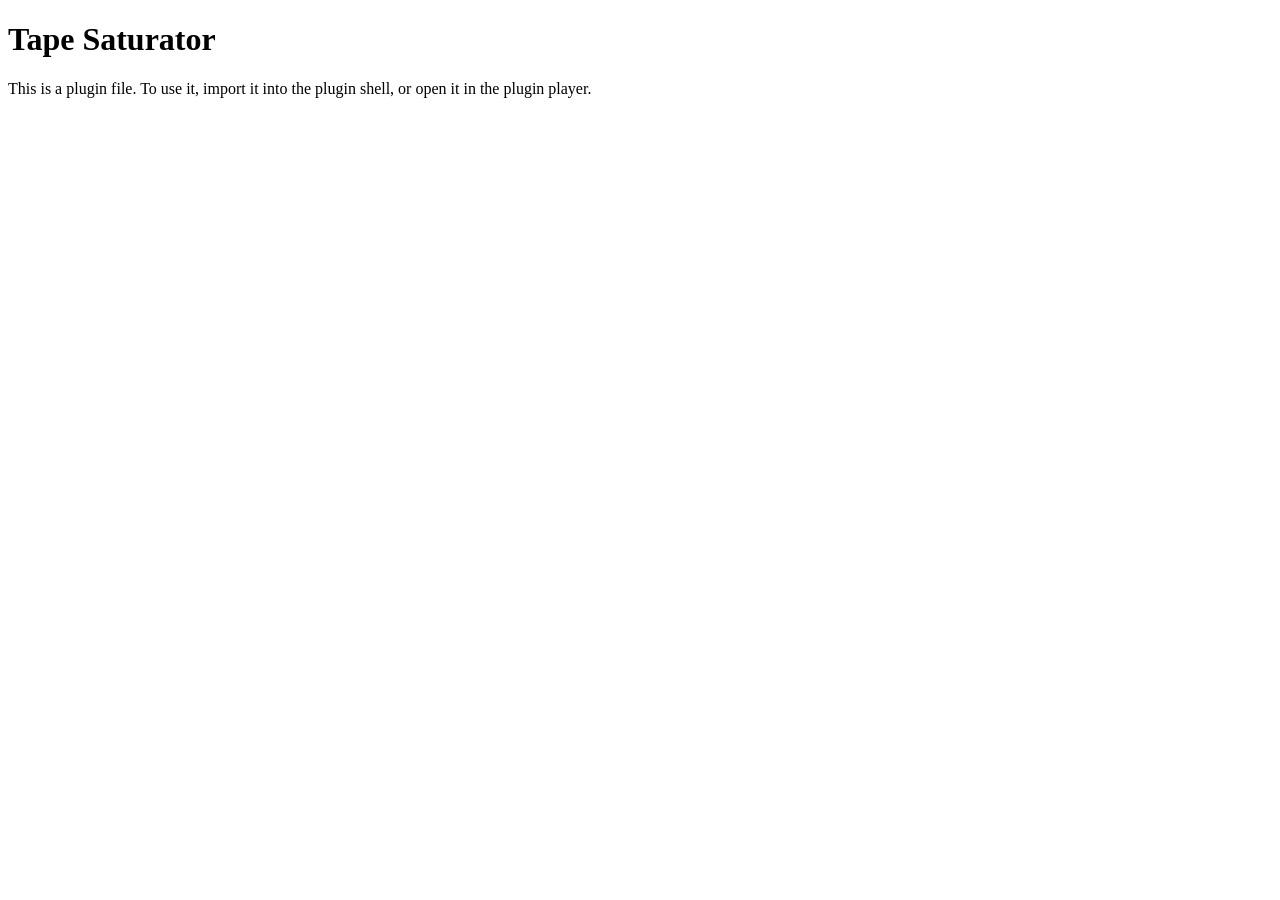
<file: plugins/tape-saturator/tape-saturator.plugin.html>
<!doctype html>
<meta charset="utf-8">
<meta name="plugin-file" content="1">
<meta http-equiv="Content-Security-Policy" content="default-src 'none'">
<title>Tape Saturator — plugin file</title>
<h1>Tape Saturator</h1>
<p>This is a plugin file. To use it, import it into the plugin shell, or open it in the plugin player.</p>
<script type="application/x-plugin-file" data-path="dsp.wasm">AGFzbQEAAAABiwEYYAF8AXxgAAF/YAF/AX9gAn99AGAAAGACfHwBfGACf38Bf2ABfwF9YAR/fX98AGADf319AX1gAX8AYAF9AX9gA319fQF/YAF+AX9gAX0BfWADf39/AGADf399AGACf30BfWAFf398fHwAYAN/fH8BfGACf38AYAN8f38Bf2AFf319fX0AYAJ/[base64]/AUEAC38BQQALfwFBAAt/[base64]////A0sEQAALIABBEGoiA0H8////A0sEQAALIwVBBGoiAiADQRNqQXBxQQRrIgNqIgQ/ACIFQRB0QQ9qQXBxIgZLBEAgBSAEIAZrQf//A2pBgIB8cUEQdiIGIAUgBkobQABBAEgEQCAGQABBAEgEQAALCwsjBSAEJAUgAzYCACACQQRrIgNBADYCBCADQQA2AgggAyABNgIMIAMgADYCECACQRBqC4ANAwV+A38JfCABmUQAAAAAAAAAQGUEQCABRAAAAAAAAABAYQRAIAAgAKIPCyABRAAAAAAAAOA/YQRAIACfmUQAAAAAAADwfyAARAAAAAAAAPD/YhsPCyABRAAAAAAAAPC/YQRARAAAAAAAAPA/IACjDwsgAUQAAAAAAADwP2EEQCAADwsgAUQAAAAAAAAAAGEEQEQAAAAAAADwPw8LCyABvSIFQjSIIQQCfCAAvSICQjSIIgNCAX1C/g9aBH9BAQUgBEL/D4NCvgd9QoABWgsEQCAFQgGGIgZCAX1C/////////29aBEBEAAAAAAAA8D8gBlANAhpEAAAAAAAA+H8gAkKAgICAgICA+D9RDQIaIAAgAaAgBkKAgICAgICAcFYgAkIBhiICQoCAgICAgIBwVnINAhpEAAAAAAAA+H8gAkKAgICAgICA8P8AUQ0CGkQAAAAAAAAAACAFQj+IUCACQoCAgICAgIDw/wBURg0CGiABIAGiDAILIAJCAYZCAX1C/////////29aBEBEAAAAAAAA8D8gACAAoiIAmiAAIAJCP4inBH8Cf0EAIAVCNIhC/w+DIgJC/[base64]/D4MhA0GAgBBBACAHQQFGGyEIIAJC////////////AIMhAgsgBEL/D4MiBkK+B31CgAFaBEBEAAAAAAAA8D8gAkKAgICAgICA+D9RDQIaRAAAAAAAAPA/IAZCvgdUDQIaRAAAAAAAAPB/RAAAAAAAAAAAIARCgBBUIAJCgICAgICAgPg/VkYbDAILIANQBEAgAEQAAAAAAAAwQ6K9Qv///////////wCDQoCAgICAgICgA30hAgsLIAIgAkKAgICA0Kql8z99IgJCgICAgICAgHiDfSIDQoCAgIAIfEKAgICAcIO/IgogAkItiEL/AIOnQQV0QZCrBGoiBysDACILokQAAAAAAADwv6AhDCACQjSHuSIORAA4+v5CLuY/oiAHKwMQoCIAIAwgA78gCqEgC6IiCqAiD6AhECAPIA9EAAAAAAAA4L+iIguiIREgECAMIAxEAAAAAAAA4L+iIhKiIgygIg0gDSAORDBnx5NX8y49oiAHKwMYoCAAIBChIA+goCAKIAsgEqCioCAQIA2hIAygoCAPIBGiIA9EBgAAAAAA4D+iRGBVVVVVVeW/oCARIA9EeqQpVVVV5b+iRE5VWZmZmek/oCARIA9Ewz8miysA8D+iROlFSJtbSfK/oKKgoqCioCIAoCIKoSAAoCQQIAVCgICAQIO/IgAgCr1CgICAQIO/IguiIQwgASAAoSALoiABIAogC6EjEKCioCEAAnwgDL0iAkI0iKdB/w9xIgdByQdrIglBP08EQEQAAAAAAADwv0QAAAAAAADwPyAIGyAJQYCAgIB4Tw0BGkQAAAAAAAAAgEQAAAAAAAAAACAIG0QAAAAAAADw/0QAAAAAAADwfyAIGyACQgBTGyAHQYkITw0BGkEAIQcLIAxE/oIrZUcVZ0CiRAAAAAAAADhDoCIBvSICQv8Ag0IBhqdBA3RBkMsEaiIJKQMIIAIgCK18Qi2GfCEDIAwgAUQAAAAAAAA4w6AiAUQAAPr+Qi52v6KgIAFEOjuevJr3DL2ioCAAoCIAIACiIQEgCSsDACAAoCABIABEPFRVVVVVxT+iRL39/////98/oKKgIAEgAaIgAEQX0KRnERGBP6JEkSsXz1VVpT+goqAhACAHRQRAAnwgAkKAgICACINQBEAgA0KAgICAgICAiD99vyIBIAEgAKKgRAAAAAAAAAB/ogwBCyADQoCAgICAgIDwP3wiAr8iASAAoiEAIAEgAKAiCplEAAAAAAAA8D9jBHxEAAAAAAAA8D8gCqYiCyAKoCIMIAsgDKEgCqAgASAKoSAAoKCgIAuhIgBEAAAAAAAAAABhBHwgAkKAgICAgICAgIB/g78FIAALBSAKC0QAAAAAAAAQAKILDAELIAO/IgEgASAAoqALCwvvBwMFfAN/AX4gAL0iCUIgiKciBkEfdiEIIAZB/////wdxIgZB+8Ok/wNNBEAgBkGewZryA0kEQEQAAAAAAADwPw8LIAAgAKIiASABoiECRAAAAAAAAPA/IAFEAAAAAAAA4D+iIgOhIgREAAAAAAAA8D8gBKEgA6EgASABIAEgAUSQFcsZoAH6PqJEd1HBFmzBVr+gokRMVVVVVVWlP6CiIAIgAqIgASABRNQ4iL7p+qi9okTEsbS9nu4hPqCiRK1SnIBPfpK+oKKgoiAARAAAAAAAAAAAoqGgoA8LIAZBgIDA/wdPBEAgACAAoQ8LAn8gCUIgiKdB/////wdxIgdB/LKLgARJBEBBASEGIAgEfCAARAAAQFT7Ifk/[base64]/oqEiACADRDFjYhphtNA9oiICoSIBvUIgiKdBFHZB/w9xa0EQSwRAIANEc3ADLooZozuiIAAgACADRAAAYBphtNA9oiIBoSIAoSABoaEhAiAGIAAgAqEiAb1CIIinQRR2Qf8PcWtBMUsEQCADRMFJICWag3s5oiAAIAAgA0QAAAAuihmjO6IiAaEiAKEgAaGhIQIgACACoSEBCwsgASQGIAAgAaEgAqEkByAD/AIMAQtBACAJEBIiBmsgBiAIGwshBiMGIQEjByECIAZBAXEEfCABIAGiIgAgAaIhAyABIAAgAkQAAAAAAADgP6IgAyAAIABEff6xV+Mdxz6iRNVhwRmgASq/[base64]/oKIgBCAEoiADIANE1DiIvun6qL2iRMSxtL2e7iE+oKJErVKcgE9+kr6goqCiIAEgAqKhoKALIgCaIAAgBkEBakECcRsLrAcDBXwDfwF+IAC9IglCIIinIgZBH3YhCCAGQf////8HcSIGQfvDpP8DTQRAIAZBgIDA8gNJBEAgAA8LIAAgACAAoiIBIACiIAEgASABRH3+sVfjHcc+okTVYcEZoAEqv6CiRKb4EBEREYE/oCABIAEgAaKiIAFEfNXPWjrZ5T2iROucK4rm5Vq+oKKgokRJVVVVVVXFv6CioA8LIAZBgIDA/wdPBEAgACAAoQ8LAn8gCUIgiKdB/////wdxIgdB/LKLgARJBEBBASEGIAgEfCAARAAAQFT7Ifk/[base64]/oqEiACADRDFjYhphtNA9oiICoSIBvUIgiKdBFHZB/w9xa0EQSwRAIANEc3ADLooZozuiIAAgACADRAAAYBphtNA9oiIBoSIAoSABoaEhAiAGIAAgAqEiAb1CIIinQRR2Qf8PcWtBMUsEQCADRMFJICWag3s5oiAAIAAgA0QAAAAuihmjO6IiAaEiAKEgAaGhIQIgACACoSEBCwsgASQGIAAgAaEgAqEkByAD/AIMAQtBACAJEBIiBmsgBiAIGwshBiMGIQIjByEDIAZBAXEEfCACIAKiIgAgAKIhAUQAAAAAAADwPyAARAAAAAAAAOA/oiIEoSIFRAAAAAAAAPA/IAWhIAShIAAgACAAIABEkBXLGaAB+j6iRHdRwRZswVa/oKJETFVVVVVVpT+goiABIAGiIAAgAETUOIi+6fqovaJExLG0vZ7uIT6gokStUpyAT36SvqCioKIgAiADoqGgoAUgAiACoiIAIAKiIQEgAiAAIANEAAAAAAAA4D+iIAEgACAARH3+sVfjHcc+okTVYcEZoAEqv6CiRKb4EBEREYE/oCAAIAAgAKKiIABEfNXPWjrZ5T2iROucK4rm5Vq+oKKgoqGiIAOhIAFESVVVVVVVxb+ioaELIgCaIAAgBkECcRsLJwEBfyAAQf////8ASwRAAAsgAEECdCIAQQQQACIBQQAgAPwLACABC+wEBAR+A30CfAF/IwIgACgCZEcEQCAAIwI2AmQgAEEANgJoCyAAIAAoAmgiCkEBajYCaCAALQBgRQRAIwMgCregIggjAKNEAAAAAAAA8H8jAEQAAAAAAAAAAGQbIQkgAC0AOAR/AnwgCL0iAkI0iEL/D4MiBEL/D1EEQCAIRAAAAAAAAGBAoiIIIAijDAELIAJCAYYiAUKAgICAgICA4IB/WARAIAggAUKAgICAgICA4IB/UriiDAELIAJCP4ghAyAEUAR+IAJCASAEIAJCDIZ5fSIEfYYFIAJC/////////[base64]/IAAqAgQhBQJ/[base64]/[base64]/[base64]/QQAFIAMoAgRBAWoLNgIEIAAgAjgCCAtqAQF8IAEgAZNDAAAAAFwEQA8LIAEgAZNDAAAAAFsEQCAAQQAjAEQAAAAAAAAAAGQEfCMBIwCjBUQAAAAAAAAAAAsgAbtEAAAAAAAAAAAQHQsgASAAKgIEXARAIAAgATgCBCAAQQE6AAALC8kBAwF/AX4BfCAAvUL///////////8AgyICvyEDIAJCIIinIgFB6qeG/wNLBHwgAUGAgNCBBEsEfEQAAAAAAADwP0QAAAAAAAAAACADo6EFRAAAAAAAAPA/RAAAAAAAAABAIAMgA6AQCkQAAAAAAAAAQKCjoQsFIAFBrrHB/gNLBHwgAyADoBAKIgMgA0QAAAAAAAAAQKCjBSABQYCAwABPBHwgA0QAAAAAAAAAwKIQCiIDmiADRAAAAAAAAABAoKMFIAMLCwsgAKYL+wQDA38EfAF+IAC9IghCIIinQf////8HcSECIAhCP4inIQMgAkH60I2CBE8EQCAAIABiBEAgAA8LIAMEQEQAAAAAAADwvw8LIABE7zn6/kIuhkBkBEAgAEQAAAAAAADgf6IPCwsgAkHC3Nj+A0sEQCAAQQEgA0EBdGsgAET+gitlRxX3P6JEAAAAAAAA4D8gAKag/AIgAkGyxcL/A0kbIgG3IgBEAADg/kIu5j+ioSIEIAQgAER2PHk17znqPaIiBKEiAKEgBKEhBAUgAkGAgMDkA0kEQCAADwsLIAAgAEQAAAAAAADgP6IiBqIiBSAFoiEHRAAAAAAAAAhAIAVE9BARERERob+iRAAAAAAAAPA/oCAHIAVEt9uqnhnOFL+iRIVV/hmgAVo/[base64]/oKFEAAAAAAAAAMCiDwsgACAEoUQAAAAAAAAAQKJEAAAAAAAA8D+gDwsgAaxC/wd8QjSGvyEFIAFBAEggAUE4SnIEQCAAIAShRAAAAAAAAPA/oCIAIACgRAAAAAAAAOB/oiAAIAWiIAFBgAhGG0QAAAAAAADwv6APCyAARAAAAAAAAPA/Qv8HIAGsfUI0hr8iAKEgBKFEAAAAAAAA8D8gBCAAoKEgAUEUSBugIAWiC30CAn8BfUGBEBAEIQIDQCABQYEQSARAQQEkDyABt0QAAAAAAABAP6JEAAAAAAAAAECiRAAAAAAAAPC/[base64]///f/8hAQtD//9/fyECCyAAIAEgAhARC6wCAQJ/QfgAQQoQACIDIAA4AmwgAyABOAJwIAMgAjgCdCADQQE6AAAgA0MAAAAAOAIEQSBBCxAAIgRBAEEg/AsAIAMgBDYCCEGAAkEMEAAiBEEAQYAC/AsAIAMgBDYCDEGAAkEMEAAiBEEAQYAC/AsAIAMgBDYCEEGAAkEMEAAiBEEAQYAC/[base64]////////////AINCNIhClQh9IgFCP4MhBCABQgaHp0EDdEGACGoiCykDACEDIAspAwghAiALKQMQIQEgBEIAUgRAIAMgBIYgAkLAACAEfSIFiIQhAyACIASGIAEgBYiEIQIgASAEhiALKQMYIAWIhCEBCyAAQv////////8Hg0KAgICAgICACIQiBEL/////D4MhBSACQv////8PgyIGIARCIIgiB34gAkIgiCICIAV+IAUgBn4iBUIgiHwiBkL/////D4N8IQggAiAHfiAGQiCIfCAIQiCIfCQIIAcgAUIgiH4iASAFQv////8PgyAIQiCGfHwiAiABVK0jCCADIAR+fHwiA0IChiACQj6IhCIEQj+HIgUgAkIChoUhAiAEIAVCAYeFIgF5IQYgASAGhiACQsAAIAZ9iIQiB0L/////D4MhASAHQiCIIghCtISjiwJ+IAFCorW/yAx+IAFCtISjiwJ+IglCIIh8IgpC/////w+DfCEBIAhCorW/yAx+IApCIIh8IAFCIIh8JAggB7pEhBtwUcyYOD+iIAIgBoa6RBgtRFT7ITk/oqD8ByICIAlC/////[base64]///8DcUHzidT5A2q+QwAAgL+SIgYgBkMAAABAkpUiACAAlCIEIASUIQcgAyABQRd2Qf8Aa2qyIgVD2ydUNZQgBiAGIAZDAAAAP5QgBpQiBpO8QYBgcb4iCJMgBpMgACAGIAQgB0Pu6ZE+lEOqqio/[base64]/[base64]/[base64]/kiAMQRRrKAIQQQJ2QQFrIg23RAAAAAAAAOA/oraUIg9DAAAAAGBFBEBDAAAAACEPCyANsiIQIA9dRQRAIA8hEAsgCygCFCAMIBD8ACIOQQJ0aioCACIPIBAgDrKTIAwgDkEBaiIOIA0gDSAOShtBAnRqKgIAIA+TlJIgCygCECoCCEMAAIA/kiAMQRRrKAIQQQJ2QQFrIg23RAAAAAAAAOA/oraUIg9DAAAAAGBFBEBDAAAAACEPCyANsiIQIA9dRQRAIA8hEAsgDCAQ/AAiDkECdGoqAgAiDyAQIA6ykyAMIA5BAWoiDCANIAwgDUgbQQJ0aioCACAPk5SSEAchDyALKAIMIBMgDxAHIRALIAooAggiCygCACALKAIEQQJ0akMAAIA/IBGRlTgCACALKAIAIAsoAgRBwAEgBmtrQf8BcUECdGoqAgAhDyALIAsoAgRBAWpB/wFxNgIEIBAgD5QhDyAKKAIUIQsgCigCECAKKAIMIA8QGxAbIQ8gCygCACALKAIEQQJ0aiAPOAIAIAsoAgAgCygCBCAGa0H/AXFBAnRqKgIAIQ8gCyALKAIEQQFqQf8BcTYCBCAKKAIYIgsoAgAgCygCBEECdGogFDgCACALKAIAIAsoAgRBwAFrQf8BcUECdGoqAgAhECALIAsoAgRBAWpB/[base64]/AsAIAdBADYCBCAGKAIEIgcoAgBBACAHKAIIQQN0/AsAIAdBADYCBCAGQwAAAAA4AggLIAVBAkcEQCAEKAIQKAIAIgUoAgBBACAFKAIIQQN0/AsAIAVBADYCBCAEKAIUIgQoAgAiBSgCAEEAIAUoAghBA3T8CwAgBUEANgIEIAQoAgQiBSgCAEEAIAUoAghBA3T8CwAgBUEANgIEIARDAAAAADgCCAsFIAFBA0YEQAJAIAQoAgQgAvwAIgUgACgCFCIGQRRrKAIQQQJ2TwRAAAsgBiAFQQJ0aigCACIFRQRAAAsgBQR/IAVBFGsoAhBBAnZBAkkFQQALDQAgBTYCAAsLCwsLBSAEKAIARAAAAAAAACRAIAK7RAAAAAAAADhAokQAAAAAAAA0QKMQAbYgAC0ADCMARAAAAAAAAAAAZAR8IwEjAKMFRAAAAAAAAAAACxAGCyADQQFqIQMMAQsLC/MBAQJ/[base64]/[base64]/EBA2AgggAEMAAAAAQ///f/[base64]/[base64]/[base64]/D3EiAEHJB2siAkE/TwRARAAAAAAAAPA/IAJBgICAgHhPDQEaIABBiQhPBEBEAAAAAAAAAAAgB0KAgICAgICAeFENAhogA0QAAAAAAADwP6AgAEH/D08NAhpEAAAAAAAAAABEAAAAAAAA8H8gB0IAUxsMAgtBACEACyADRP6CK2VHFWdAokQAAAAAAAA4Q6AiAb0iCEL/AINCAYanQQN0QZDLBGoiAikDCCAIQi2GfCEHIAMgAUQAAAAAAAA4w6AiAUQAAPr+Qi52v6KgIAFEOjuevJr3DL2ioCIDIAOiIQEgAisDACADoCABIANEPFRVVVVVxT+iRL39/////98/oKKgIAEgAaIgA0QX0KRnERGBP6JEkSsXz1VVpT+goqAhAyAARQRAAnwgCEKAgICACINQBEAgB0KAgICAgICAiD99vyIBIAEgA6KgRAAAAAAAAAB/ogwBCyAHQoCAgICAgIDwP3wiB78iBiADoiEFIAYgBaAiBJlEAAAAAAAA8D9jBHxEAAAAAAAA8D8gBKYiAyAEoCIBIAMgAaEgBKAgBiAEoSAFoKCgIAOhIgFEAAAAAAAAAABhBHwgB0KAgICAgICAgIB/g78FIAELBSAEC0QAAAAAAAAQAKILDAELIAe/[base64]/oiIDRBgtRFT7IRlAohACRAAAAAAAAOA/oqEgA0QYLURU+yEpQKIQAkR7FK5H4Xq0P6KgorYhBCAAIAFBFGsoAhBBAnZPBEAACyABIABBAnRqIAQ4AgAgAEEBaiEADAELCyABJAlBgAEQBCEBQQEhAANAIABBgAJIBEAgAEGAAWu3RBgtRFT7Ifk/oiIDRAAAAAAAAAAAYQR8RAAAAAAAAPA/BSADEAMgA6MLRAAAAAAAAOA/[base64]/OAIcIABDAAAAADgCICAAQwAAAAA4AiQgACQOCy4AIABEAAAAAAAA0D+gEAlEAAAAAAAA0D8QCSIAoUQAAAAAAADwPyAAIACioaMLKAAgACAAmUQAAAAAAAAgQBABRAAAAAAAAPA/[base64]/AsAIARBADYCBCADKAIMIgQoAgAiBSgCAEEAIAUoAghBA3T8CwAgBUEANgIEIAQoAgQiBSgCAEEAIAUoAghBA3T8CwAgBUEANgIEIARDAAAAADgCCCADKAIQKAIAIgQoAgBBACAEKAIIQQN0/[base64]/IAAoAhgFQQALNgIcIAFBAWohAQwBCwsgAEMAAAAAOAIgIABDAAAAADgCJCAAEAwLC+4CAgV/AX0jDkEBOgAMIwwiA0EUaygCEEECdkUEQAALIAMoAgAiA0UEQAALIAMoAgBBACAAQQJ0/[base64]/oiIDmyIAIABEAAAAAAAA8L+gIABEAAAAAAAA4L+gIANlG/wCIgIgAkEATBs2AhggAUQAAAAAAAAkQEQAAAAAAADwvyABKwMAoxABtjgCHCABEAwLQQALLwEBfyAAIwwiAUEUaygCEEECdk8EQAALIAEgAEECdGooAgAiAEUEQAALIAAoAgALBwAjDSgCAAsvAQF/[base64]/pCIFRAAAAAAAAPA/YQRAIABEAAAAAAAA8D85AxgMAQsgBUQAAAAAAAAAAGUEQCAARAAAAAAAAAAAOQMYDAELIABEAAAAAAAA8D8gBUQYLURU+yEJQKIiBRACIgehIghEAAAAAAAA4D+iRAAAAAAAAPA/[base64]/pCIFRAAAAAAAAPA/YQRAIABEAAAAAAAAAAA5AxgMAQsgBUQAAAAAAAAAAGUEQCAARAAAAAAAAPA/OQMYDAELIABEAAAAAAAA8L8gBUQYLURU+yEJQKIiBRACIgehIghEAAAAAAAA4L+iRAAAAAAAAPA/[base64]/[base64]/[base64]/[base64]/IAYgB6MiBkQAAAAAAADwP6CjIgeiOQMYIAAgBUQAAAAAAAAAwKIgB6IiBTkDICAARAAAAAAAAPA/IAihIAeiOQMoIAAgBTkDMCAARAAAAAAAAPA/IAahIAeiOQM4DAELIABEAAAAAAAAAAA5AyAgAEQAAAAAAAAAADkDKCAARAAAAAAAAAAAOQMwIABEAAAAAAAAAAA5AzgLDAILIAZEAAAAAAAAAAClIQYCQAJAIAVEAAAAAAAAAAClRAAAAAAAAPA/pCIFRAAAAAAAAAAAZSAFRAAAAAAAAPA/ZnIEQCAARAAAAAAAAPA/OQMYDAELIAZEAAAAAAAAAABlBEAgAEQAAAAAAAAAADkDGAwBCyAFRBgtRFT7IQlAoiIFEAMgBiAGoKMhBiAFEAIhBSAARAAAAAAAAPA/[base64]/[base64]/[base64]/[base64]/miAAAAANFXJ/wpFUROmZVi28DdNPWrY1H+QZBDPDpuJLdhxbve6i5JBuDSTUIc6x3+HJLRCfU1gug+pymxJnCc6YREuy451pE5QX5ftItfhJz0OVOD/5f4Hzso+b2LES/vD5gF3s9+Nm0fbQpaZj9GT7cJyyfHuid1Lepfnvc5Bz178eXrsV/7a+qSUopGMANWCF2NHyC8z/Cra3v8YZHjqR029JpfhZllCBvmXoDY/41AaKAUVxUGBjEnc00AQcyqBAsBHABB2KoECwkVAAAACAAAAAEAQeyqBAsBHABB+KoECwkVAAAACAAAAAIAQZWrBAsDoPY/AEGhqwQLF8i58oIs1r+AVjcoJLT6PAAAAAAAgPY/AEHBqwQLFwhYv73R1b8g9+DYCKUcvQAAAAAAYPY/AEHhqwQLF1hFF3d21b9tULbVpGIjvQAAAAAAQPY/AEGBrAQLF/gth60a1b/VZ7Ce5ITmvAAAAAAAIPY/AEGhrAQLF3h3lV++1L/gPimTaRsEvQAAAAAAAPY/AEHBrAQLF2Acwoth1L/MhExIL9gTPQAAAAAA4PU/AEHhrAQLF6iGhjAE1L86C4Lt80LcPAAAAAAAwPU/AEGBrQQLF0hpVUym079glFGGxrEgPQAAAAAAoPU/AEGhrQQLF4CYmt1H07+SgMXUTVklPQAAAAAAgPU/AEHBrQQLFyDhuuLo0r/YK7eZHnsmPQAAAAAAYPU/AEHhrQQLF4jeE1qJ0r8/sM+2FMoVPQAAAAAAYPU/AEGBrgQLF4jeE1qJ0r8/sM+2FMoVPQAAAAAAQPU/AEGhrgQLF3jP+0Ep0r922lMoJFoWvQAAAAAAIPU/AEHBrgQLF5hpwZjI0b8EVOdovK8fvQAAAAAAAPU/AEHhrgQLF6irq1xn0b/wqIIzxh8fPQAAAAAA4PQ/AEGBrwQLF0iu+YsF0b9mWgX9xKgmvQAAAAAAwPQ/AEGhrwQLF5Bz4iSj0L8OA/R+7msMvQAAAAAAoPQ/AEHBrwQLF9C0lCVA0L9/LfSeuDbwvAAAAAAAoPQ/AEHhrwQLF9C0lCVA0L9/LfSeuDbwvAAAAAAAgPQ/AEGBsAQLF0BebRi5z7+HPJmrKlcNPQAAAAAAYPQ/AEGhsAQLF2Dcy63wzr8kr4actyYrPQAAAAAAQPQ/AEHBsAQLF/Aqbgcnzr8Q/z9UTy8XvQAAAAAAIPQ/AEHhsAQLF8BPayFczb8baMq7kbohPQAAAAAAAPQ/AEGBsQQLF6Cax/ePzL80hJ9oT3knPQAAAAAAAPQ/AEGhsQQLF6Cax/ePzL80hJ9oT3knPQAAAAAA4PM/AEHBsQQLF5AtdIbCy7+Pt4sxsE4ZPQAAAAAAwPM/AEHhsQQLF8CATsnzyr9mkM0/Y066PAAAAAAAoPM/AEGBsgQLF7DiH7wjyr/qwUbcZIwlvQAAAAAAoPM/AEGhsgQLF7DiH7wjyr/qwUbcZIwlvQAAAAAAgPM/AEHBsgQLF1D0nFpSyb/j1MEE2dEqvQAAAAAAYPM/AEHhsgQLF9AgZaB/yL8J+tt/v70rPQAAAAAAQPM/AEGBswQLF+AQAomrx79YSlNykNsrPQAAAAAAQPM/AEGhswQLF+AQAomrx79YSlNykNsrPQAAAAAAIPM/AEHBswQLF9AZ5w/Wxr9m4rKjauQQvQAAAAAAAPM/AEHhswQLF5CncDD/xb85UBCfQ54evQAAAAAAAPM/AEGBtAQLF5CncDD/xb85UBCfQ54evQAAAAAA4PI/AEGhtAQLF7Ch4+Umxb+PWweQi94gvQAAAAAAwPI/AEHBtAQLF4DLbCtNxL88eDVhwQwXPQAAAAAAwPI/AEHhtAQLF4DLbCtNxL88eDVhwQwXPQAAAAAAoPI/AEGBtQQLF5AeIPxxw786VCdNhnjxPAAAAAAAgPI/AEGhtQQLF/Af+FKVwr8IxHEXMI0kvQAAAAAAYPI/AEHBtQQLF2Av1Sq3wb+WoxEYpIAuvQAAAAAAYPI/AEHhtQQLF2Av1Sq3wb+WoxEYpIAuvQAAAAAAQPI/AEGBtgQLF5DQfH7XwL/0W+iIlmkKPQAAAAAAQPI/AEGhtgQLF5DQfH7XwL/0W+iIlmkKPQAAAAAAIPI/AEHBtgQLF+DbMZHsv7/yM6NcVHUlvQAAAAAAAPI/AEHitgQLFituBye+vzwA8CosNCo9AAAAAAAA8j8AQYK3BAsWK24HJ76/PADwKiw0Kj0AAAAAAODxPwBBobcECxfAW49UXry/Br5fWFcMHb0AAAAAAMDxPwBBwbcECxfgSjptkrq/yKpb6DU5JT0AAAAAAMDxPwBB4bcECxfgSjptkrq/yKpb6DU5JT0AAAAAAKDxPwBBgbgECxegMdZFw7i/aFYvTSl8Ez0AAAAAAKDxPwBBobgECxegMdZFw7i/aFYvTSl8Ez0AAAAAAIDxPwBBwbgECxdg5YrS8La/2nMzyTeXJr0AAAAAAGDxPwBB4bgECxcgBj8HG7W/V17GYVsCHz0AAAAAAGDxPwBBgbkECxcgBj8HG7W/V17GYVsCHz0AAAAAAEDxPwBBobkECxfgG5bXQbO/3xP5zNpeLD0AAAAAAEDxPwBBwbkECxfgG5bXQbO/3xP5zNpeLD0AAAAAACDxPwBB4bkECxeAo+42ZbG/CaOPdl58FD0AAAAAAADxPwBBgboECxeAEcAwCq+/kY42g55ZLT0AAAAAAADxPwBBoboECxeAEcAwCq+/kY42g55ZLT0AAAAAAODwPwBBwboECxeAGXHdQqu/THDW5XqCHD0AAAAAAODwPwBB4boECxeAGXHdQqu/THDW5XqCHD0AAAAAAMDwPwBBgbsECxfAMvZYdKe/7qHyNEb8LL0AAAAAAMDwPwBBobsECxfAMvZYdKe/7qHyNEb8LL0AAAAAAKDwPwBBwbsECxfA/rmHnqO/qv4m9bcC9TwAAAAAAKDwPwBB4bsECxfA/rmHnqO/qv4m9bcC9TwAAAAAAIDwPwBBgrwECxZ4DpuCn7/kCX58JoApvQAAAAAAgPA/AEGivAQLFngOm4Kfv+QJfnwmgCm9AAAAAABg8D8AQcG8BAsXgNUHG7mXvzmm+pNUjSi9AAAAAABA8D8AQeK8BAsW/LCowI+/nKbT9nwe37wAAAAAAEDwPwBBgr0ECxb8sKjAj7+cptP2fB7fvAAAAAAAIPA/AEGivQQLFhBrKuB/v+RA2g0/4hm9AAAAAAAg8D8AQcK9BAsWEGsq4H+/5EDaDT/iGb0AAAAAAADwPwBB9r0ECwLwPwBBlb4ECwPA7z8AQaK+BAsWiXUVEIA/6CudmWvHEL0AAAAAAIDvPwBBwb4ECxeAk1hWIJA/0vfiBlvcI70AAAAAAEDvPwBB4r4ECxbJKCVJmD80DFoyuqAqvQAAAAAAAO8/AEGBvwQLF0DniV1BoD9T1/FcwBEBPQAAAAAAwO4/AEGivwQLFi7UrmakPyj9vXVzFiy9AAAAAACA7j8AQcG/BAsXwJ8UqpSoP30mWtCVeRm9AAAAAABA7j8AQeG/[base64]/P/0KoU/WNCW9AAAAAAAA7D8AQcHCBAsX4CeCjhfBP/IHLc547yE9AAAAAADg6z8AQeHCBAsX8CN+K6rBPzSZOESOpyw9AAAAAACg6z8AQYHDBAsXgIYMYdHCP6G0gctsnQM9AAAAAACA6z8AQaHDBAsXkBWw/GXDP4lySyOoL8Y8AAAAAABA6z8AQcHDBAsXsDODPZHEP3i2/VR5gyU9AAAAAAAg6z8AQeHDBAsXsKHk5SfFP8d9aeXoMyY9AAAAAADg6j8AQYHEBAsXEIy+TlfGP3guPCyLzxk9AAAAAADA6j8AQaHEBAsXcHWLEvDGP+EhnOWNESW9AAAAAACg6j8AQcHEBAsXUESFjYnHPwVDkXAQZhy9AAAAAABg6j8AQeLEBAsWOeuvvsg/0SzpqlQ9B70AAAAAAEDqPwBBgsUECxb33FpayT9v/6BYKPIHPQAAAAAAAOo/AEGhxQQLF+CKPO2Tyj9pIVZQQ3IovQAAAAAA4Ok/AEHBxQQLF9BbV9gxyz+q4axOjTUMvQAAAAAAwOk/AEHhxQQLF+A7OIfQyz+2ElRZxEstvQAAAAAAoOk/AEGBxgQLFxDwxvtvzD/SK5bFcuzxvAAAAAAAYOk/AEGhxgQLF5DUsD2xzT81sBX3Kv8qvQAAAAAAQOk/AEHBxgQLFxDn/w5Tzj8w9EFgJxLCPAAAAAAAIOk/[base64]/RP7e9R1Htpiw9AAAAAAAg6D8AQcHIBAsXuA5tRRTSP+q6Rrrehwo9AAAAAADg5z8AQeHIBAsXkNx88L7SP/[base64]/wP26/iBpPO5s8NTP7qT327z9d3NicE2BxvGGAdz6a7O8/0WaHEHpekLyFf27oFePvPxP2ZzVS0ow8dIUV07DZ7z/6jvkjgM6LvN723Slr0O8/YcjmYU73YDzIm3UYRcfvP5nTM1vko5A8g/PGyj6+7z9te4NdppqXPA+J+WxYte8//O/9khq1jjz3R3IrkqzvP9GcL3A9vj48otHTMuyj7z8LbpCJNANqvBvT/q9mm+8/Dr0vKlJWlbxRWxLQAZPvP1XqTozvgFC8zDFswL2K7z8W9NW5I8mRvOAtqa6agu8/r1Vc6ePTgDxRjqXImHrvP0iTpeoVG4C8e1F9PLhy7z89Mt5V8B+PvOqNjDj5au8/v1MTP4yJizx1y2/rW2PvPybrEXac2Za81FwEhOBb7z9gLzo+9+yaPKq5aDGHVO8/nTiGy4Lnj7wd2fwiUE3vP43DpkRBb4o81oxiiDtG7z99BOSwBXqAPJbcfZFJP+8/lKio4/2Oljw4YnVuejjvP31IdPIYXoc8P6ayT84x7z/y5x+YK0eAPN184mVFK+8/XghxP3u4lryBY/Xh3yTvPzGrCW3h94I84d4f9Z0e7z/6v28amyE9vJDZ2tB/GO8/tAoMcoI3izwLA+SmhRLvP4/LzomSFG48Vi8+qa8M7z+2q7BNdU2DPBW3MQr+Bu8/THSs4gFChjwx2Ez8cAHvP0r401053Y88/xZksgj87j8EW447gKOGvPGfkl/F9u4/aFBLzO1KkrzLqTo3p/HuP44tURv4B5m8ZtgFba7s7j/SNpQ+6NFxvPef5TTb5+4/FRvOsxkZmbzlqBPDLePuP21MKqdIn4U8IjQSTKbe7j+KaSh6YBKTvByArARF2u4/W4kXSI+nWLwqLvchCtbuPxuaSWebLHy8l6hQ2fXR7j8RrMJg7WNDPC2JYWAIzu4/72QGOwlmljxXAB3tQcruP3kDodrhzG480DzBtaLG7j8wEg8/jv+TPN7T1/Aqw+4/sK96u86QdjwnKjbV2r/uP3fgVOu9HZM8Dd39mbK87j+Oo3EANJSPvKcsnXayue4/SaOT3Mzeh7xCZs+i2rbuP184D73G3ni8gk+dViu07j/2XHvsRhKGvA+SXcqkse4/jtf9GAU1kzzaJ7U2R6/uPwWbii+3mHs8/ceX1BKt7j8JVBzi4WOQPClUSN0Hq+4/6sYZUIXHNDy3RlmKJqnuPzXAZCvmMpQ8SCGtFW+n7j+fdplhSuSMvAncdrnhpe4/qE3vO8UzjLyFVTqwfqTuP67pK4l4U4S8IMPMNEaj7j9YWFZ43c6TvCUiVYI4ou4/ZBl+gKoQVzxzqUzUVaHuPygiXr/vs5O8zTt/Zp6g7j+CuTSHrRJqvL/aC3USoO4/7qltuO9nY7wvGmU8sp/uP1GI4FQ93IC8hJRR+X2f7j/PPlp+ZB94vHRf7Oh1n+4/sH2LwEruhrx0gaVImp/uP4rmVR4yGYa8yWdCVuuf7j/T1Aley5yQPD9d3k9poO4/HaVNudwye7yHAetzFKHuP2vAZ1T97JQ8MsEwAe2h7j9VbNar4etlPGJOzzbzou4/Qs+zL8WhiLwSGj5UJ6TuPzQ3O/G2aZO8E85MmYml7j8e/xk6hF6AvK3HI0Yap+4/bldy2FDUlLztkkSb2ajuPwCKDltnrZA8mWaK2ceq7j+06vDBL7eNPNugKkLlrO4//+fFnGC2ZbyMRLUWMq/uP0Rf81mD9ns8NncVma6x7j+DPR6nHwmTvMb/kQtbtO4/KR5si7ipXbzlxc2wN7fuP1m5kHz5I2y8D1LIy0S67j+q+fQiQ0OSvFBO3p+Cve4/S45m12zKhby6B8pw8cDuPyfOkSv8r3E8kPCjgpHE7j+7cwrhNdJtPCMj4xljyO4/YyJiIgTFh7xl5V17ZszuP9Ux4uOGHIs8My1K7JvQ7j8Vu7zT0buRvF0lPrID1e4/0jHunDHMkDxYszATntnuP7Nac26EaYQ8v/15VWve7j+0nY6Xzd+CvHrz079r4+4/hzPLkncajDyt01qZn+juP/rZ0UqPe5C8ZraNKQfu7j+6rtxW2cNVvPsVT7ii8+4/QPamPQ6kkLw6WeWNcvnuPzSTrTj01mi8R1778nb/7j81ilhr4u6RvEoGoTCwBe8/zd1fCtf/dDzSwUuQHgzvP6yYkvr7vZG8CR7XW8IS7z+zDK8wrm5zPJxShd2bGe8/lP2fXDLjjjx60P9fqyDvP6xZCdGP4IQ8S9FXLvEn7z9nGk44r81jPLXnBpRtL+8/aBmSbCxrZzxpkO/cIDfvP9K1zIMYioC8+sNdVQs/7z9v+v8/Xa2PvHyJB0otR+8/Sal1OK4NkLzyiQ0Ih0/vP6cHPaaFo3Q8h6T73BhY7z8PIkAgnpGCvJiDyRbjYO8/rJLB1VBajjyFMtsD5mnvP0trAaxZOoQ8YLQB8yFz7z8fPrQHIdWCvF+bezOXfO8/yQ1HO7kqibwpofUURobvP9OIOmAEtnQ89j+L5y6Q7z9xcp1R7MWDPINMx/tRmu8/8JHTjxL3j7zakKSir6TvP310I+KYro288WeOLUiv7z8IIKpBvMOOPCdaYe4buu8/Muupw5QrhDyXums3K8XvP+6F0TGpZIo8QEVuW3bQ7z/t4zvkujeOvBS+nK392+8/nc2RTTuJdzzYkJ6BwefvP4nMYEHBBVM88XGPK8Lz7z8AQZzbBAsBHABBqNsECwkVAAAACAAAAAM=</script>
<script type="application/x-plugin-file" data-path="hostcontext-shim.js">[base64]/[base64]/[base64]/[base64]/[base64]/[base64]/[base64]/[base64]/JywgJyMnLCBvciB3aGl0ZXNwYWNlLiIsdHlwZToic3RyaW5nIixtYXhMZW5ndGg6MjU2LHBhdHRlcm46Il4oPyFbQS1aYS16XVtBLVphLXowLTkrLi1dKjopKD8hLy8pW14/[base64]/JywgJyMnLCBvciB3aGl0ZXNwYWNlLiIsdHlwZToic3RyaW5nIixtYXhMZW5ndGg6MjU2LHBhdHRlcm46Il4oPyFbQS1aYS16XVtBLVphLXowLTkrLi1dKjopKD8hLy8pW14/[base64]/[base64]/[base64]/[base64]/[base64]/[base64]/[base64]/[base64]/[base64]/[base64]/[base64]/[base64]/[base64]/[base64]/ZT1bYl06ZS5wdXNoKGIpLHIrK31lbHNlIGlmKHMudHlwZSE9PXZvaWQgMCYmcy50eXBlIT09ImZsb2F0Iil7bGV0IGI9e307ZT09PW51bGw/ZT1bYl06ZS5wdXNoKGIpLHIrK319ZWxzZXtsZXQgZz17fTtlPT09bnVsbD9lPVtnXTplLnB1c2goZykscisrfXZhciBwPW89PT1yO2lmKHI9bCxlIT09bnVsbCYmKGw/[base64]/ZT1bYl06ZS5wdXNoKGIpLHIrK319ZWxzZXtsZXQgZz17fTtlPT09bnVsbD9lPVtnXTplLnB1c2goZykscisrfXZhciBOPXg9PT1yO2lmKHI9ZCxlIT09bnVsbCYmKGQ/[base64]/ZT1bYl06ZS5wdXNoKGIpLHIrK319ZWxzZXtsZXQgZz17fTtlPT09bnVsbD9lPVtnXTplLnB1c2goZykscisrfXZhciBBPXY9PT1yO2lmKHI9eSxlIT09bnVsbCYmKHk/[base64]/[base64]/ZT1bYl06ZS5wdXNoKGIpLHIrK319ZWxzZXtsZXQgZz17fTtlPT09bnVsbD9lPVtnXTplLnB1c2goZykscisrfXZhciBrPXc9PT1yO2lmKHI9QyxlIT09bnVsbCYmKEM/[base64]/[base64]/[base64]/[base64]/[base64]/[base64]/[base64]/[base64]/[base64]/[base64]/[base64]/[base64]/[base64]/[base64]/[base64]/[base64]/I1xcc1xcXFxdK1xcLndhc20kIn0sbWVzc2FnZTonbXVzdCBtYXRjaCBwYXR0ZXJuICJeKD8hW0EtWmEtel1bQS1aYS16MC05Ky4tXSo6KSg/[base64]/[base64]/[base64]/[base64]/[base64]/[base64]/[base64]/[base64]/[base64]/[base64]/OltIaF1bVHRdW1R0XVtQcF1bU3NdPzovL3xbRmZdW0lpXVtMbF1bRWVdOi8vLz8pIn19fTt2YXIgZXQ9bmV3IFJlZ0V4cCgiXig/[base64]/[base64]/OltIaF1bVHRdW1R0XVtQcF1bU3NdPzovL3xbRmZdW0lpXVtMbF1bRWVdOi8vLz8pIn0sbWVzc2FnZTonbXVzdCBtYXRjaCBwYXR0ZXJuICJeKD86W0hoXVtUdF1bVHRdW1BwXVtTc10/Oi8vfFtGZl1bSWldW0xsXVtFZV06Ly8vPykiJ307ZT09PW51bGw/[base64]/KSJ9LG1lc3NhZ2U6J211c3QgbWF0Y2ggcGF0dGVybiAiXig/[base64]/[base64]/[base64]/[base64]/[base64]/[base64]/[base64]/[base64]/Z2Uocyk6dD09PTEyfHx0PT09MTM/cy5za2lwKDE2KTp0Pj0yMSYmdDw9MzQ/[base64]/[base64]/[base64]/[base64]/[base64]/[base64]/[base64]/[base64]/bmV3IFVSTCgiLi93b3JrbGV0LXByb2Nlc3Nvci5qcyIsa3MudXJsKSk7bGV0IGU9bmV3IEF1ZGlvV29ya2xldE5vZGUocywiYWNob28taG9zdCIse251bWJlck9mSW5wdXRzOnQuaW8uaW5wdXRzPjA/[base64]/TigpOiQ9c2V0VGltZW91dChOLGspfWxldCB5PW5ldyBNYXAsaD0xLHY9bmV3IE1hcCxBPTE7ZS5wb3J0Lm9ubWVzc2FnZT0oe2RhdGE6d30pPT57c3dpdGNoKHcudHlwZSl7Y2FzZSJyZWFkeSI6cih7c3RhdGVSZWplY3RlZDp3LnN0YXRlUmVqZWN0ZWQ/[base64]/Lih3LmJ5dGVzPz9udWxsKSx2LmRlbGV0ZSh3LmlkKTticmVha319O2xldCBqPXQucGFyYW1ldGVycy5tYXAoKHcsayk9Pkwodyx1Py5ba10/Pyh3LnR5cGU9PT0iYm9vbCI/TnVtYmVyKHcuZGVmYXVsdCk6dy5kZWZhdWx0KSkpLEM9bi5zbGljZSgpLmJ1ZmZlcixSPW0mJm0ubGVuZ3RoPjA/[base64]/[base64]/[base64]/[base64]/[base64]/[base64]/PzApPDw4fChzW2ErMl0/PzApO24rPWFlW3U+PjE4XSthZVt1Pj4xMiY2M10sbis9YSsxPHMubGVuZ3RoP2FlW3U+PjYmNjNdOiI9IixuKz1hKzI8cy5sZW5ndGg/[base64]/KSJ9fX07dmFyIEZzPXt9LFN0PTY1NTM2LE50PTY1NTM2O2Z1bmN0aW9uIElzKHMpe2xldCB0PXMuZW5kc1dpdGgoIj09Iik/MjpzLmVuZHNXaXRoKCI9Iik/[base64]/[base64]/[base64]/[base64]/[base64]/[base64]/P251bGwsbz1yPy5bMV0/P2U7aWYodGhpcy5pbnB1dHMubGVuZ3RoPT09Mil7bGV0W2wsYV09dGhpcy5pbnB1dHMubWFwKHU9PnUvNCk7Zm9yKGxldCB1PTA7dTx0OysrdSluW2wrdV09ZT9lW3VdOjAsblthK3VdPW8/[base64]/[base64]/[base64]/[base64]/[base64]</script>
<script type="application/x-plugin-file" data-path="icon.svg">[base64]</script>
<script type="application/x-plugin-file" data-path="index.html">[base64]</script>
<script type="application/x-plugin-file" data-path="page.css">[base64]</script>
<script type="application/x-plugin-file" data-path="page.js">[base64]/[base64]/IGAke01hdGgucm91bmQodil9IEh6YCA6IGAkeyh2IC8gMTAwMCkudG9GaXhlZCgxKX0ga0h6YDsKICAgIGlmIChwLnR5cGUgPT09ICJpbnQiKSByZXR1cm4gYCR7dn0ke3AudW5pdCA/[base64]/ICLiiJLiiJ4gZEIiIDogYCR7ZGIudG9GaXhlZCgxKX0gZEJgOwogICAgfTsKICAgIHVwZGF0ZSgtMTAwKTsKICAgIHJldHVybiB7IHJvdzogZGl2LCB1cGRhdGUgfTsKfQo=</script>
<script type="application/x-plugin-file" data-path="plugin.json">[base64]</script>
</file>
<file: site.css>
:root {
    --bg: #17181b;
    --panel: #22242a;
    --text: #e9e9ec;
    --muted: #a0a3ab;
    --accent: #7fb4ff;
    color-scheme: dark;
}

body {
    margin: 0;
    background: var(--bg);
    color: var(--text);
    font: 15px/1.5 system-ui, sans-serif;
}

main {
    max-width: 40rem;
    margin: 0 auto;
    padding: 2rem 1rem;
}

h1 {
    font-size: 1.4rem;
    margin: 0 0 0.5rem;
}

a {
    color: var(--accent);
}

ul {
    list-style: none;
    padding: 0.5rem 1rem;
    margin: 1rem 0 0;
    background: var(--panel);
    border-radius: 8px;
}

li {
    display: flex;
    flex-wrap: wrap;
    align-items: baseline;
    gap: 0.5rem 1rem;
    padding: 0.5rem 0;
    border-bottom: 1px solid #2f3440;
}

li:last-child {
    border-bottom: 0;
}

li > a:first-child {
    font-weight: 600;
}

.details {
    color: var(--muted);
    font-size: 0.9rem;
}

.download {
    margin-left: auto;
    font-size: 0.9rem;
}
</file>
<file: player/player.css>
:root {
    --bg: #17181b;
    --panel: #22242a;
    --text: #e9e9ec;
    --muted: #a0a3ab;
    --accent: #7fb4ff;
    --warn: #f0c36b;
    --error: #ff8f7a;
    color-scheme: dark;
}

body {
    margin: 0;
    background: var(--bg);
    color: var(--text);
    font: 15px/1.5 system-ui, sans-serif;
}

main {
    max-width: 40rem;
    margin: 0 auto;
    padding: 2rem 1rem;
}

h1 {
    font-size: 1.4rem;
    margin: 0 0 0.5rem;
}

h2 {
    font-size: 1rem;
    color: var(--muted);
    margin: 0 0 0.75rem;
}

section {
    background: var(--panel);
    border-radius: 8px;
    padding: 1rem;
    margin-top: 1rem;
}

a {
    color: var(--accent);
}

.button {
    display: inline-block;
    background: #2f3440;
    border-radius: 6px;
    padding: 0.4rem 0.8rem;
    cursor: pointer;
}

.button:focus-within {
    outline: 2px solid var(--accent);
}

/* The file input stays in the page, for keyboards and assistive technology,
   but out of sight: its label is the button. */
.button input {
    position: absolute;
    width: 1px;
    height: 1px;
    overflow: hidden;
    clip-path: inset(50%);
    white-space: nowrap;
}

.warning {
    color: var(--warn);
    font-size: 0.9rem;
}

.note {
    color: var(--muted);
    font-size: 0.9rem;
}

.actions {
    display: flex;
    flex-wrap: wrap;
    align-items: center;
    gap: 0.5rem;
}

#link {
    flex: 1 1 16rem;
    min-width: 0;
    background: var(--bg);
    color: var(--text);
    border: 1px solid #3a3f4b;
    border-radius: 6px;
    padding: 0.35rem 0.5rem;
    font: inherit;
}

button {
    background: #2f3440;
    color: var(--text);
    border: 0;
    border-radius: 6px;
    padding: 0.35rem 0.8rem;
    font: inherit;
    cursor: pointer;
}

button:focus-visible {
    outline: 2px solid var(--accent);
}

#library li button {
    float: right;
    padding: 0.1rem 0.6rem;
    font-size: 0.85rem;
}

#status {
    margin: 1rem 0 0;
}

#status:empty,
#problems:empty {
    display: none;
}

#problems {
    color: var(--error);
    white-space: pre-wrap;
}

#library ul {
    list-style: none;
    padding: 0;
    margin: 0;
}

#library li {
    padding: 0.4rem 0;
    border-bottom: 1px solid #2f3440;
}

#library li:last-child {
    border-bottom: 0;
}

.details {
    color: var(--muted);
    font-size: 0.9rem;
}
</file>
<file: plugins/spec-synth/style.css>
:root {
  --bg: #16181d;
  --panel: #20242c;
  --line: #333a46;
  --text: #e6e9ef;
  --muted: #98a2b3;
  --accent: #6cb4ff;
  --white-key: #f4f5f7;
  --black-key: #1b1d22;
  color-scheme: dark;
}

* { box-sizing: border-box; }

body {
  margin: 0;
  background: var(--bg);
  color: var(--text);
  font: 14px/1.4 system-ui, -apple-system, "Segoe UI", sans-serif;
}

main {
  max-width: 760px;
  margin: 0 auto;
  /* The shim adds a fixed strip at the top of the window in a browser (contract section 10.1). */
  padding: 72px 16px 24px;
}

header { display: flex; align-items: baseline; justify-content: space-between; gap: 12px; flex-wrap: wrap; }
h1 { font-size: 22px; margin: 0 0 12px; }
h2 { font-size: 13px; text-transform: uppercase; letter-spacing: 0.06em; color: var(--muted); margin: 0 0 10px; }
.status { color: var(--muted); margin: 0; }
body.failed .status { color: #ff8a80; }

.panel {
  background: var(--panel);
  border: 1px solid var(--line);
  border-radius: 8px;
  padding: 14px 16px;
  margin-bottom: 14px;
}

.controls { display: grid; gap: 8px; }
.control { display: grid; grid-template-columns: 140px 1fr 90px; align-items: center; gap: 12px; }
.control label { color: var(--text); }
.control input[type="range"] { width: 100%; accent-color: var(--accent); }
.control select { background: var(--bg); color: var(--text); border: 1px solid var(--line); border-radius: 4px; padding: 3px 6px; justify-self: start; }
.control input[type="checkbox"] { justify-self: start; width: 18px; height: 18px; accent-color: var(--accent); }
.readout { font-variant-numeric: tabular-nums; color: var(--muted); text-align: right; }

.meters { display: grid; gap: 8px; }
.meter { display: grid; grid-template-columns: 140px 90px 1fr; align-items: center; gap: 12px; }
.meter .readout { text-align: left; color: var(--text); }
.meter meter { width: 100%; height: 12px; }

.keys-header { display: flex; justify-content: space-between; align-items: baseline; }
.octave { display: flex; align-items: center; gap: 8px; color: var(--muted); }
.octave button {
  background: var(--bg); color: var(--text); border: 1px solid var(--line); border-radius: 4px;
  width: 28px; height: 24px; cursor: pointer;
}

.keys { position: relative; display: flex; height: 150px; user-select: none; touch-action: none; }
.key { display: flex; align-items: flex-end; justify-content: center; padding-bottom: 6px; font-size: 11px; cursor: pointer; }
.key.white {
  flex: 1; background: var(--white-key); color: #555; border: 1px solid #aab; border-radius: 0 0 5px 5px;
}
.key.black {
  flex: 0 0 0; width: 0; position: relative; z-index: 1; overflow: visible;
}
.key.black::before {
  content: ""; position: absolute; top: 0; left: -14px; width: 28px; height: 92px;
  background: var(--black-key); border-radius: 0 0 4px 4px; pointer-events: auto;
}
.key.white.down { background: #bcd9ff; }
.key.black.down::before { background: #3d6fa8; }

.hint { color: var(--muted); font-size: 12px; margin: 10px 0 0; }

.errors { border-color: #7a3b3b; }
.errors ul { margin: 0; padding-left: 18px; }

@media (max-width: 560px) {
  .control, .meter { grid-template-columns: 1fr 80px; }
  .control input[type="range"], .control select, .meter meter { grid-column: 1 / -1; }
}
</file>
<file: plugins/tape-saturator/page.css>
:root {
    --bg: #1d1914;
    --panel: #2b2118;
    --text: #efe6da;
    --muted: #a8998a;
    --accent: #e8a25a;
    --track: #4a3d31;
    color-scheme: dark;
}

body {
    margin: 0;
    background: var(--bg);
    color: var(--text);
    font: 15px/1.4 system-ui, sans-serif;
}

main {
    max-width: 30rem;
    margin: 0 auto;
    padding: 4rem 1rem 2rem; /* room for the shim's strip at the top */
}

h1 {
    font-size: 1.3rem;
    letter-spacing: 0.04em;
    margin: 0 0 0.5rem;
}

#status {
    color: var(--muted);
    min-height: 1.4em;
    margin: 0 0 1rem;
}

#status.error {
    color: #ff8f7a;
}

#controls,
#meters {
    background: var(--panel);
    border-radius: 8px;
    padding: 0.75rem 1rem;
    margin-bottom: 1rem;
}

#controls:empty,
#meters:empty {
    display: none;
}

.row {
    display: grid;
    grid-template-columns: 7rem 1fr 5rem;
    align-items: center;
    gap: 0.75rem;
    padding: 0.4rem 0;
}

.row output,
.row .value {
    text-align: right;
    font-variant-numeric: tabular-nums;
    color: var(--muted);
}

input[type="range"] {
    width: 100%;
    accent-color: var(--accent);
}

input[type="checkbox"] {
    justify-self: start;
    accent-color: var(--accent);
    width: 1.1rem;
    height: 1.1rem;
}

select {
    background: var(--track);
    color: var(--text);
    border: 0;
    border-radius: 4px;
    padding: 0.25rem 0.4rem;
    font: inherit;
}

.bar {
    height: 0.6rem;
    background: var(--track);
    border-radius: 3px;
    overflow: hidden;
}

.bar > div {
    height: 100%;
    width: 0;
    background: var(--accent);
}
</file>
